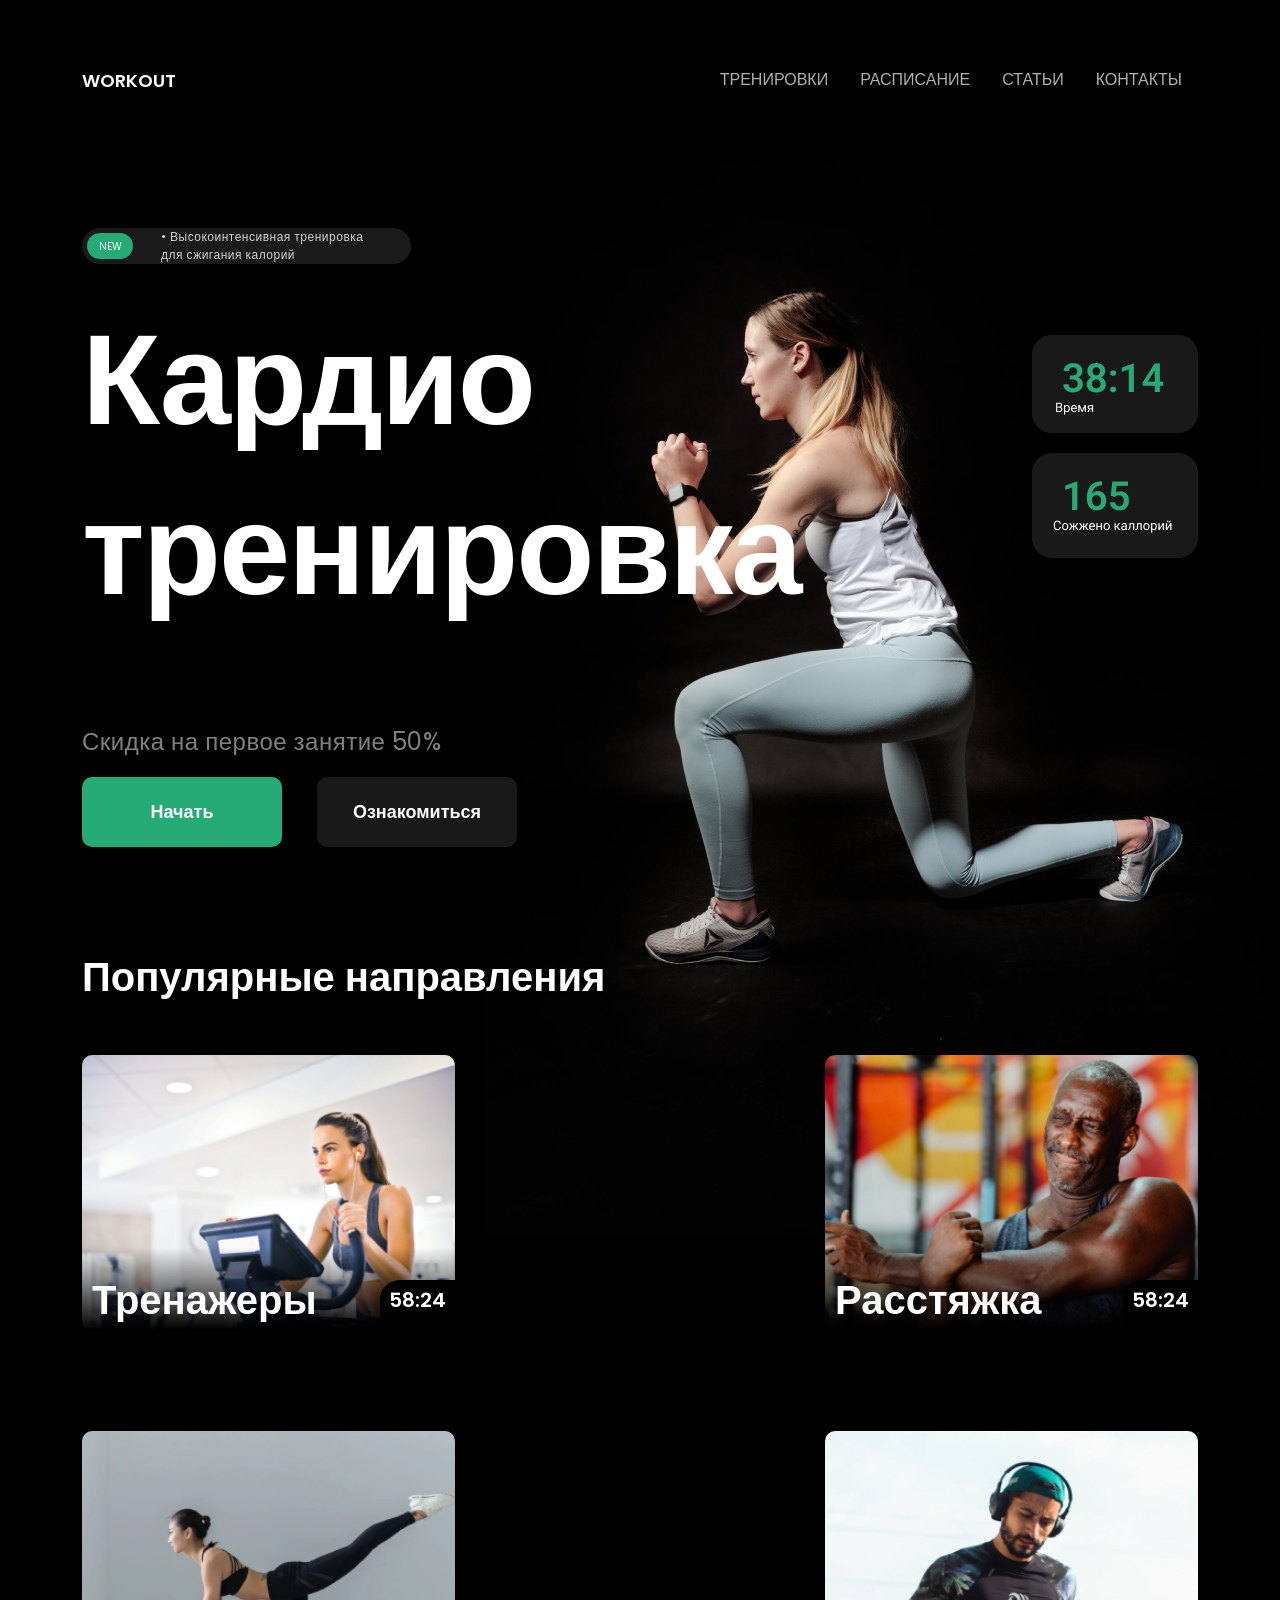
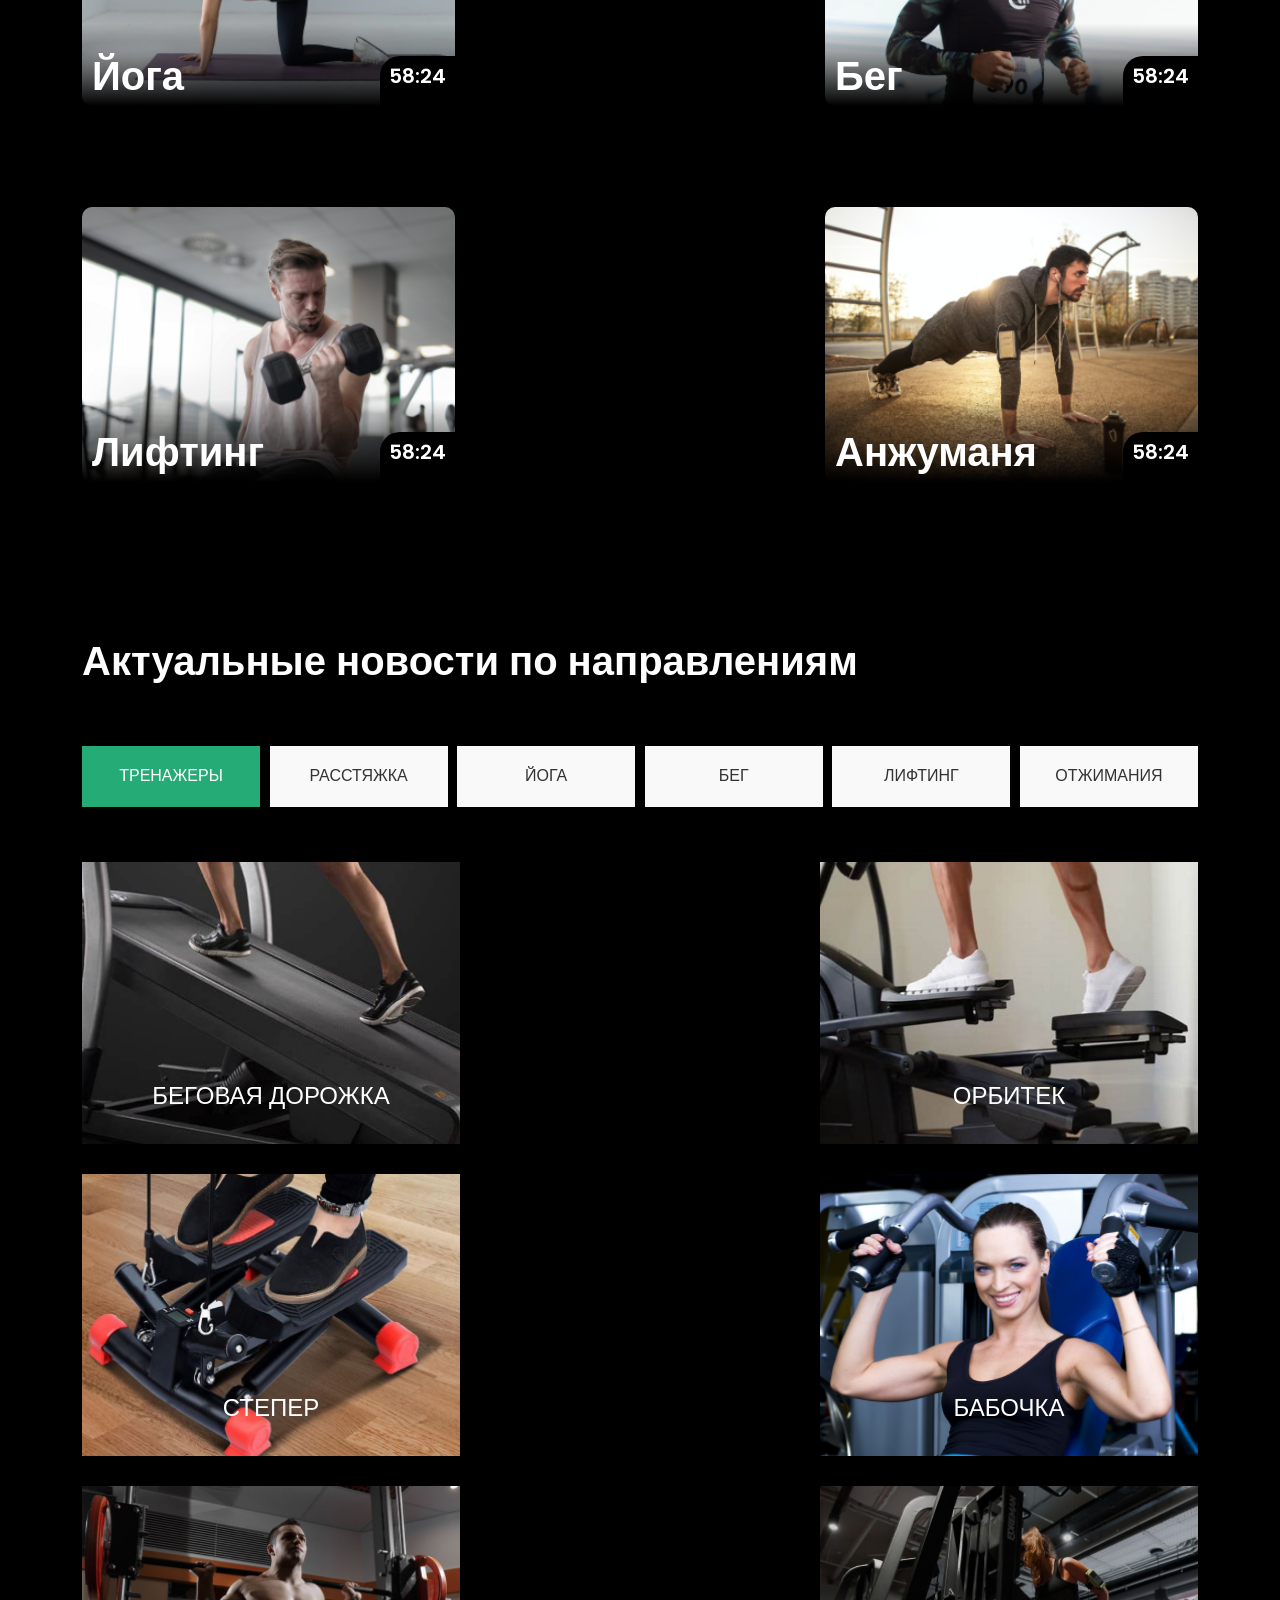
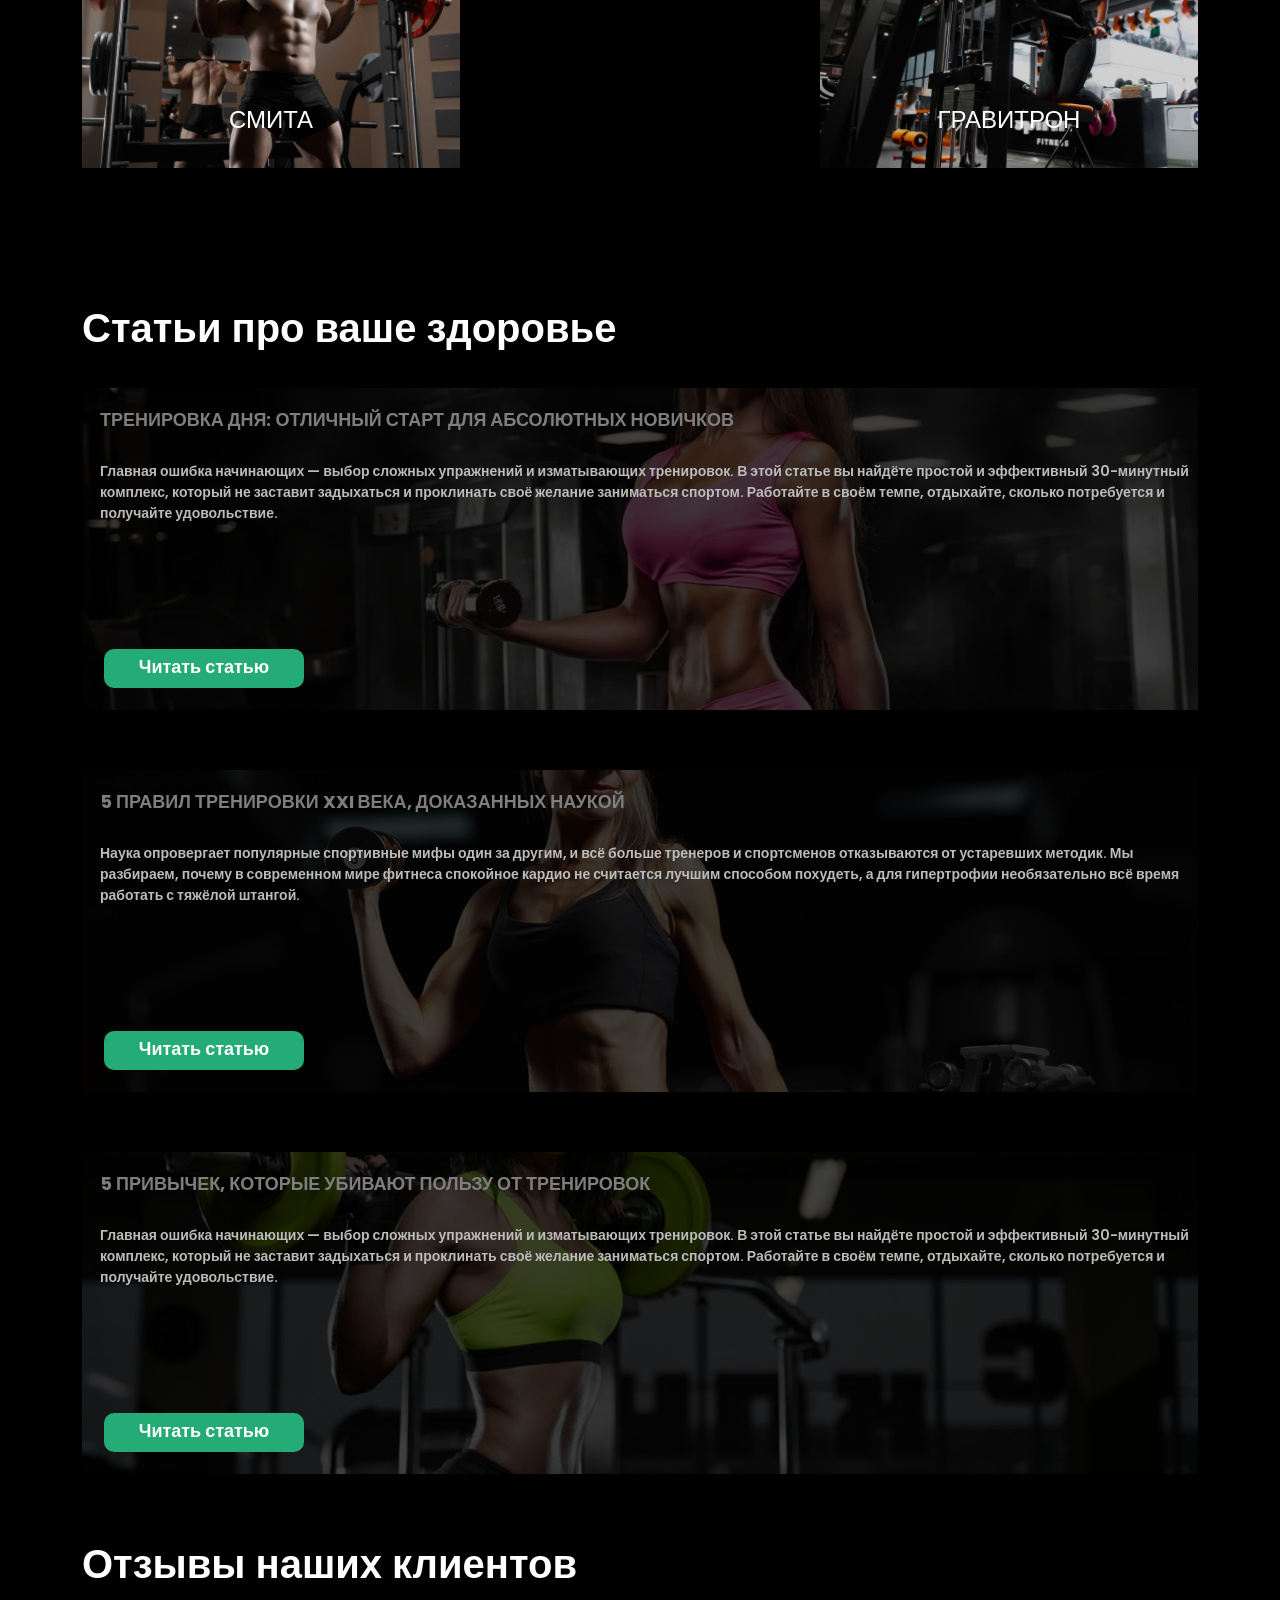
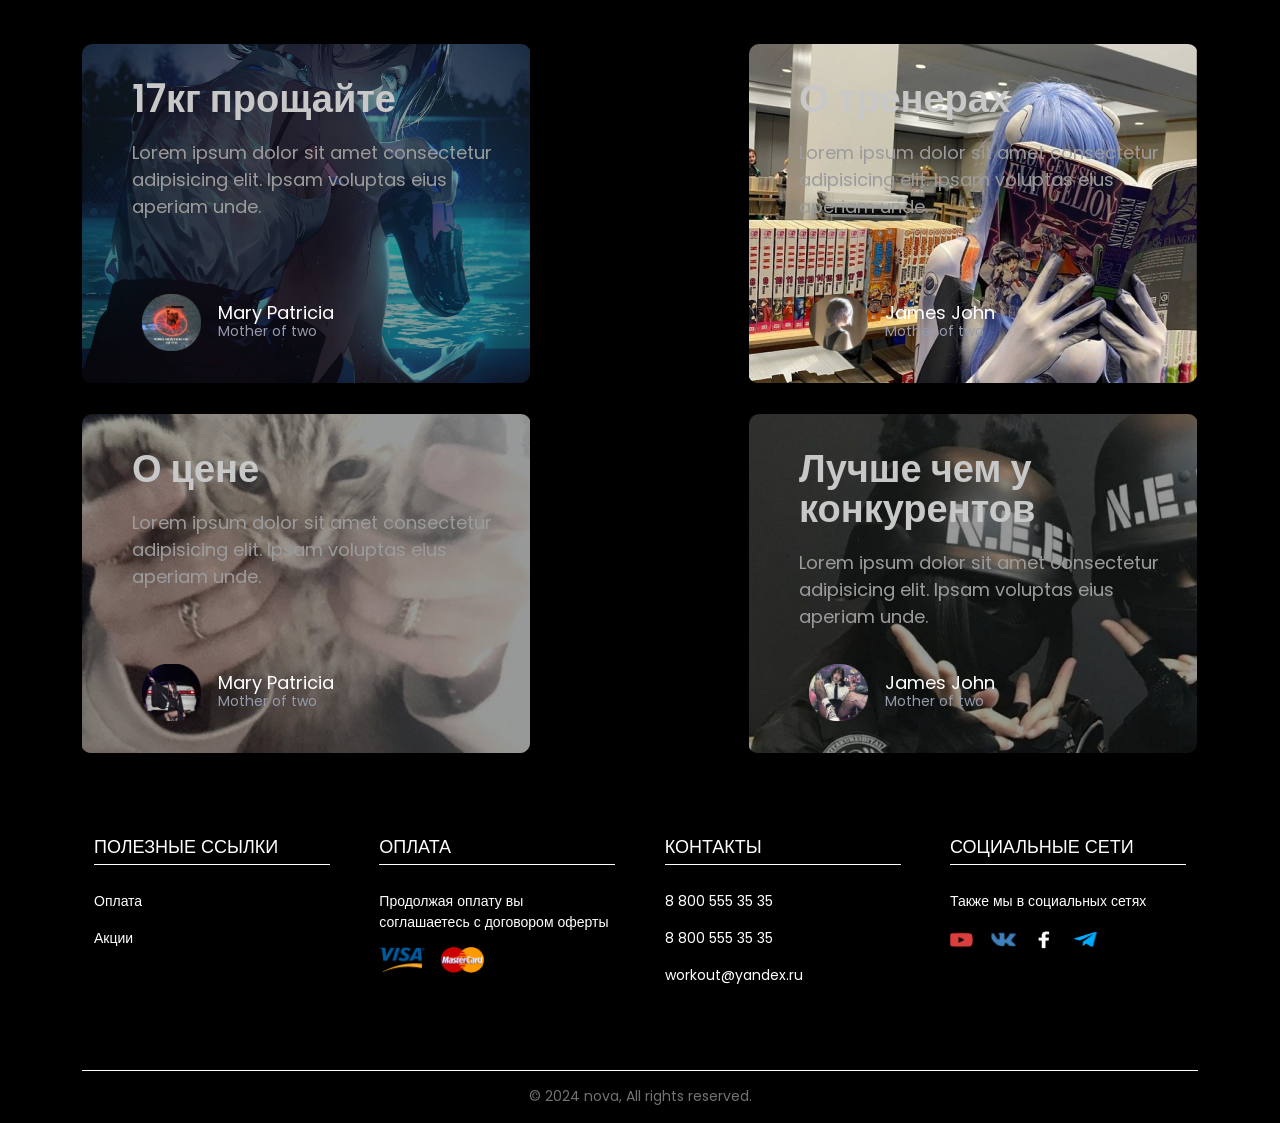
<file: index.html>
<!DOCTYPE html>
<html lang="en">
<head>
    <meta charset="UTF-8">
    <meta name="viewport" content="width=device-width, initial-scale=1, 
          maximum-scale=1, user-scalable=no">
    <!-- FONTS -->
    <link rel="preconnect" href="https://fonts.googleapis.com">
    <link rel="preconnect" href="https://fonts.gstatic.com" crossorigin>
    <link href="https://fonts.googleapis.com/css2?family=Poppins:wght@300;400;600;700&display=swap" rel="stylesheet">
    <!-- FONTS END -->
    <title>WORKOUT | Главная страница</title>
    <link rel="stylesheet" href="style.css">
    <link href="https://cdn.jsdelivr.net/npm/bootstrap@5.0.2/dist/css/bootstrap.min.css" rel="stylesheet" integrity="sha384-EVSTQN3/azprG1Anm3QDgpJLIm9Nao0Yz1ztcQTwFspd3yD65VohhpuuCOmLASjC" crossorigin="anonymous">
</head>
<body>
    <nav id="navbar" class="navbar navbar-expand-lg">
        <div class="container">
            <a class="navbar-brand text-light" style="font-weight: 600!important; opacity: 1!important; font-size: 18px!important;" href="index.html">
                WORKOUT
            </a>
            <a class="navbar-toggler text-light collapseBtn" id="collapseBtn" type="button" data-bs-toggle="collapse" data-bs-target="#collapleBtn">
                <!-- Меню -->
                <img src="burger.jfif" alt="" width="26">
            </a>
            <div class="collapse navbar-collapse" id="collapleBtn">
            <ul class="navbar-nav me-auto mb-2 mb-lg-0">
                
            </ul>
            <ul class="nav navbar-toolbar navbar-right navbar-toolbar-right d-flex justify-content-between">
                <li class="nav-item">
                    <a class="nav-link active text-light" href="personal-schedule.html">ТРЕНИРОВКИ</a>
                </li>
                <li class="nav-item">
                    <a class="nav-link active text-light" href="schedule.html">РАСПИСАНИЕ</a>
                </li>
                <li class="nav-item">
                    <a class="nav-link active text-light" href="articles.html">СТАТЬИ</a>
                </li>
                <li class="nav-item">
                    <a class="nav-link active text-light" href="feedback.html">КОНТАКТЫ</a>
                </li>
            </ul>
            </div>
        </div>
    </nav>

    <div class="container hren" style="margin-top: 120px">
        <div class="new-background"></div>
        <div class="new-content d-flex justify-content-between">
            <div class="new-icon">
                NEW
            </div>
            <div class="new-text">
                • Высокоинтенсивная тренировка для сжигания калорий
            </div>
        </div>
    </div>

    <div class="container" style="position: relative;">
        <div class="baba">
    
        </div>
        <div class="slogan-header d-flex justify-content-between">
            <div class="slogan">
                Кардио тренировка
            </div>
            <div class="time">
    
            </div>
        </div>
        <div class="slogan-footer">
            <div class="discount mt-5">
                Скидка на первое занятие 50%
            </div>
            <div class="buttons d-flex">
                <a href="feedback.html" class="custom-button d-flex justify-content-center align-items-center" style="background: #25AB75;"><span>Начать</span></a>
                <a href="" class="custom-button d-flex justify-content-center align-items-center" style="background: #191919;margin-left: 35px;"><span>Ознакомиться</span></a>
            </div>
        </div>
    </div>
    <style>
        @media (max-width: 767.98px) {
            .baba, .time {
                display: none;
            }
            .slogan {
                height: fit-content!important;
            }
            .hren {
                margin-top: 50px!important;
            }
        }
    </style>

    <div class="container" style="margin-top: 100px;">
        <div class="container-h2">Популярные направления</div>
        <div class="row justify-content-between" style="margin: 48px 0;">
            <div class="video" style="background-image: url('image1.png');">
                <div class="video-gradient"></div>
                <div class="video-title">Тренажеры</div>
                <div class="video-time">58:24</div>
            </div>
            <div class="video" style="background-image: url('image2.png');">
                <div class="video-gradient"></div>
                <div class="video-title">Расстяжка</div>
                <div class="video-time">58:24</div>
            </div>
            <div class="video" style="background-image: url('image3.png');">
                <div class="video-gradient"></div>
                <div class="video-title">Йога</div>
                <div class="video-time">58:24</div>
            </div>
            <div class="video" style="background-image: url('image4.png');">
                <div class="video-gradient"></div>
                <div class="video-title">Бег</div>
                <div class="video-time">58:24</div>
            </div>
            <div class="video" style="background-image: url('image5.png');">
                <div class="video-gradient"></div>
                <div class="video-title">Лифтинг</div>
                <div class="video-time">58:24</div>
            </div>
            <div class="video" style="background-image: url('image6.png');">
                <div class="video-gradient"></div>
                <div class="video-title">Анжуманя</div>
                <div class="video-time">58:24</div>
            </div>
        </div>
        <style>
            .video {
                width: 373px;
                height: 275px;
                margin-bottom: 101px;
                border-radius: 10px;
                background-size: 110%;
                background-position: center;
                background-repeat: no-repeat;
                padding: 0;
                position: relative;
                cursor: pointer;
            }
            .video-gradient {
                width: 100%;
                height: 100%;
                background: linear-gradient(to bottom, rgba(0, 0, 0, 0) 70%, rgb(0, 0, 0, 1) 100%);
              
            }
            .video-title {
                position: absolute;
                bottom: 0;
                font-size: 40px; font-weight: 600;
                margin-left: 10px;
            }
            .video-time {
                position: absolute;
                bottom: 0;
                right: 0;
                width: 75px;
                height: 50px;
                background-color: black;
                border-top-left-radius: 20px;
                font-size: 20px; font-weight: 600;
                text-align: center;
                line-height: 40px;
            }
            @media (max-width: 767.98px) {
                .video {
                    width: 100%;
                    margin-bottom: 30px!important;
                }
            }
        </style>
    </div>

    <div class="container">
        <div class="container-h2">Актуальные новости по направлениям</div>

        <div id="tabs" class="tabs mb-5 d-flex justify-content-between">
            <div id="tab" class="tab tab-selected d-flex justify-content-center align-items-center"><span>ТРЕНАЖЕРЫ</span></div>
            <div id="tab" class="tab d-flex justify-content-center align-items-center"><span>РАССТЯЖКА</span></div>
            <div id="tab" class="tab d-flex justify-content-center align-items-center"><span>ЙОГА</span></div>
            <div id="tab" class="tab d-flex justify-content-center align-items-center"><span>БЕГ</span></div>
            <div id="tab" class="tab d-flex justify-content-center align-items-center"><span>ЛИФТИНГ</span></div>
            <div id="tab" class="tab d-flex justify-content-center align-items-center"><span>ОТЖИМАНИЯ</span></div>
        </div>

        <div class="categories">
            <div class="row justify-content-between" style="margin: 0 0;">
                <div class="category" style="background-image: url('categories/1.png');">
                    <div class="category-text">БЕГОВАЯ ДОРОЖКА</div>
                </div>
                <div class="category" style="background-image: url('categories/2.png');">
                    <div class="category-text">орбитек</div>
                </div>
                <div class="category" style="background-image: url('categories/3.png');">
                    <div class="category-text">степер</div>
                </div>
                <div class="category" style="background-image: url('categories/4.png');">
                    <div class="category-text">бабочка</div>
                </div>
                <div class="category" style="background-image: url('categories/5.png');">
                    <div class="category-text">смита</div>
                </div>
                <div class="category" style="background-image: url('categories/6.png');">
                    <div class="category-text">гравитрон</div>
                </div>
            </div>
        </div>
        <style>
            .tabs {
                margin-top: 55px;
                width: 100%;
                height: 61px;
            }
            .tab {
                width: 178px;
                height: 61px;
                background-color: #F9F9F9;
                color: #333333;
                cursor: pointer;
            }
            .tab-selected {
                background-color: #25AB75;
                color: #ffffff;
            }
            @media (max-width: 767.98px) {
                .tabs {
                    flex-direction: column!important;
                    height: fit-content;
                }
                .tab {
                    width: 100%;
                    margin-bottom: 5px;
                    height: 30px;
                }
                .category {
                    background-size: 110%!important;
                }
            }
            .categories {
                margin-top: 55px;
                width: 100%;
                /* height: 595.55px; */
            }
            .category {
                background-color: #898989;
                width: 378px;
                height: 282px;
                margin-bottom: 30px;
                position: relative;
                padding: 0;
                background-position: center;
                background-size: 101%;
                background-repeat: no-repeat;
                transition: background-image 300ms linear;
            }
            .category-text {
                position: absolute;
                bottom: 30px;
                width: 100%;
                text-align: center;
                text-transform: uppercase;
                font-size: 24px;
                font-weight: 400;
            }
        </style>
    </div>

    <div class="container" style="margin-top: 100px;">
        <div class="container-h2">Статьи про ваше здоровье</div>
        <div class="articles" style="margin-top: 30px;">
            <div class="article" style="background-image: url('articles/1.png');">
                <div class="article-title">тренировка дня: отличный старт для абсолютных новичков</div>
                <div class="article-description">Главная ошибка начинающих — выбор сложных упражнений и изматывающих тренировок. В этой статье вы найдёте простой и эффективный 30-минутный комплекс, который не заставит задыхаться и проклинать своё желание заниматься спортом. Работайте в своём темпе, отдыхайте, сколько потребуется и получайте удовольствие.</div>
                <div class="article-button">Читать статью</div>
            </div>
            <div class="article" style="background-image: url('articles/2.png');">
                <div class="article-title">5 правил тренировки xxi века, доказанных наукой</div>
                <div class="article-description">Наука опровергает популярные спортивные мифы один за другим, и всё больше тренеров и спортсменов отказываются от устаревших методик. Мы разбираем, почему в современном мире фитнеса спокойное кардио не считается лучшим способом похудеть, а для гипертрофии необязательно всё время работать с тяжёлой штангой.</div>
                <div class="article-button">Читать статью</div>
            </div>
            <div class="article" style="background-image: url('articles/3.png');">
                <div class="article-title">5 привычек, которые убивают пользу от тренировок</div>
                <div class="article-description">Главная ошибка начинающих — выбор сложных упражнений и изматывающих тренировок. В этой статье вы найдёте простой и эффективный 30-минутный комплекс, который не заставит задыхаться и проклинать своё желание заниматься спортом. Работайте в своём темпе, отдыхайте, сколько потребуется и получайте удовольствие.</div>
                <div class="article-button">Читать статью</div>
            </div>
        </div>
        <style>
            .article {
                width: 100%;
                height: 322px;
                margin-bottom: 60px;
                position: relative;
                background-repeat: no-repeat;
            }
            @media (max-width: 767.98px) {
                .article {
                    height: 400px!important;
                }
            }
            .article-title {
                text-transform: uppercase;
                font-size: 18px;
                font-weight: 700;
                color: #7E7E7E;
                padding-top: 18px;
                margin-left: 18px;
            }
            .article-description {
                font-size: 14px;
                font-weight: 600;
                color: #BBBBBB;
                margin-top: 28px;
                margin-left: 18px;
            }
            .article-button {
                position: absolute;
                bottom: 22px;
                left: 22px;
                width: 200px;
                height: 39px;
                border-radius: 10px;
                display: block;
                margin-top: 1.3rem;
                text-align: center;
                text-decoration: none;
                color: white;
                font-style: normal;
                font-size: 18px;
                font-weight: 600;
                line-height: 35px;
                background-color: #25AB75;
            }
        </style>
    </div>

    <div class="container">
        <div class="container-h2">Отзывы наших клиентов</div>

        <div class="row justify-content-between review-block" style="margin: 50px 0;">
            <div class="review" style="background-image: url('reviews/1.png');">
                <div class="review-title">17кг прощайте</div>
                <div class="review-description">Lorem ipsum dolor sit amet consectetur adipisicing elit. Ipsam voluptas eius aperiam unde.</div>
                <div class="user d-flex">
                    <img src="reviews/user1.png" alt="" width="59" height="57">
                    <div class="text" style="margin-left: 17px;margin-top: 5px;">
                        <span style="font-size: 18px;height: 18px;display: block;">Mary Patricia</span>
                        <span style="font-size: 14px;color: #969BAB;height: 18px; display: block;margin-top: 4px;">Mother of two</span>
                    </div>
                </div>
            </div>
            <div class="review" style="background-image: url('reviews/2.png');">
                <div class="review-title">О тренерах</div>
                <div class="review-description">Lorem ipsum dolor sit amet consectetur adipisicing elit. Ipsam voluptas eius aperiam unde.</div>
                <div class="user d-flex">
                    <img src="reviews/user2.png" alt="" width="59" height="57">
                    <div class="text" style="margin-left: 17px;margin-top: 5px;">
                        <span style="font-size: 18px;height: 18px;display: block;">James John</span>
                        <span style="font-size: 14px;color: #969BAB;height: 18px; display: block;margin-top: 4px;">Mother of two</span>
                    </div>
                </div>
            </div>
            <div class="review" style="background-image: url('reviews/3.png');">
                <div class="review-title">О цене</div>
                <div class="review-description">Lorem ipsum dolor sit amet consectetur adipisicing elit. Ipsam voluptas eius aperiam unde.</div>
                <div class="user d-flex">
                    <img src="reviews/user3.png" alt="" width="59" height="57">
                    <div class="text" style="margin-left: 17px;margin-top: 5px;">
                        <span style="font-size: 18px;height: 18px;display: block;">Mary Patricia</span>
                        <span style="font-size: 14px;color: #969BAB;height: 18px; display: block;margin-top: 4px;">Mother of two</span>
                    </div>
                </div>
            </div>
            <div class="review" style="background-image: url('reviews/4.png');">
                <div class="review-title">Лучше чем у конкурентов</div>
                <div class="review-description">Lorem ipsum dolor sit amet consectetur adipisicing elit. Ipsam voluptas eius aperiam unde.</div>
                <div class="user d-flex">
                    <img src="reviews/user4.png" alt="" width="59" height="57">
                    <div class="text" style="margin-left: 17px;margin-top: 5px;">
                        <span style="font-size: 18px;height: 18px;display: block;">James John</span>
                        <span style="font-size: 14px;color: #969BAB;height: 18px; display: block;margin-top: 4px;">Mother of two</span>
                    </div>
                </div>
            </div>
        </div>
        <style>
            @media (max-width: 767.98px) {
                .review-block {
                    flex-direction: column!important;
                    justify-content: center!important;
                }
                .review {
                    width: 100%!important;
                }
            }
            .review {
                width: 449px;
                height: 343px;
                border-radius: 10px;
                background-position: center;
                background-repeat: no-repeat;
                margin-bottom: 27px;
                position: relative;
                padding-top: 35px;
                padding-left: 50px;
            }
            .review-title {
                font-size: 38px;
                font-weight: 600;
                /* margin-top: 35px;
                margin-left: 50px; */
                /* padding: 35px 50px; */
                color: #C8C8C8;
                line-height: 40px;
            }
            .review-description {
                
                margin-top: 20px;
                /* margin-left: 50px; */
                font-size: 18px;
                font-weight: 400;
                color: #9B9B9B;
            }
            .user {
                position: absolute;
                bottom: 0;
                padding-left: 10px;
                padding-bottom: 36px;
            }
        </style>
    </div>
    
    <!-- FOOTER -->
    <div class="container">
        <div class="row justify-content-between" style="margin: 0;">
            <div class="column">
                <div class="footer-title">Полезные ссылки</div>
                <div class="footer-content d-flex flex-column" style="padding-top: 26px;">
                    <p><a href="">Оплата</a></p>
                    <p><a href="">Акции</a></p>
                </div>
            </div>
            <div class="column">
                <div class="footer-title">Оплата</div>
                <div class="footer-content d-flex flex-column" style="padding-top: 26px;">
                    <a href="" style="margin-bottom: 13px">Продолжая оплату вы соглашаетесь с договором оферты</a>
                    <div class="cards">
                        <img src="visa.png" alt="" width="46" height="27">
                        <img src="mastercard.png" alt="" width="46" height="27" style="margin-left: 10px;">
                    </div>
                </div>
            </div>
            <div class="column">
                <div class="footer-title">контакты</div>
                <div class="footer-content d-flex flex-column" style="padding-top: 26px;">
                    <p>8 800 555 35 35</p>
                    <p>8 800 555 35 35</p>
                    <p>workout@yandex.ru</p>
                </div>
            </div>
            <div class="column">
                <div class="footer-title">социальные сети</div>
                <div class="footer-content d-flex flex-column" style="padding-top: 26px;">
                    <p>Также мы в социальных сетях</p>
                    <div class="icons">
                        <img src="youtube.png" alt="" width="27" height="23">
                        <img src="vk.png" alt="" width="27" height="23">
                        <img src="facebook.png" alt="" width="27" height="23">
                        <img src="telegram.png" alt="" width="27" height="23">
                    </div>
                </div>
            </div>
        </div>
        <div class="copyright">
            <p>© 2024 nova, All rights reserved.</p>
        </div>
    </div>
    <script src="script.js"></script>
    <script src="https://cdn.jsdelivr.net/npm/@popperjs/core@2.9.2/dist/umd/popper.min.js" integrity="sha384-IQsoLXl5PILFhosVNubq5LC7Qb9DXgDA9i+tQ8Zj3iwWAwPtgFTxbJ8NT4GN1R8p" crossorigin="anonymous"></script>
    <script src="https://cdn.jsdelivr.net/npm/bootstrap@5.0.2/dist/js/bootstrap.min.js" integrity="sha384-cVKIPhGWiC2Al4u+LWgxfKTRIcfu0JTxR+EQDz/bgldoEyl4H0zUF0QKbrJ0EcQF" crossorigin="anonymous"></script>
</body>
</html>
<style>
    @media (min-width: 1400px) {
        .container, .container-lg, .container-md, .container-sm, .container-xl, .container-xxl {
            max-width: 1200px!important;
        }
    }
    body {
        background-color: black;
        font-family: "Poppins", sans-serif;
        color: white;
    }
    nav {
        font-weight: 400;
        font-style: normal;
        padding-top: 60px!important;
    }
    nav a {
        font-size: 12px;
        opacity: 0.7;
    }
    .new-background {
        position: absolute;
        width: 329px;
        height: 36px;
        background-color: white;
        opacity: 0.1;
        border-radius: 200px;
    }
    .new-icon {
        position: relative;
        width: 46px;
        height: 26px;
        background: #25AB75;
        border-radius: 200px;
        margin-top: 5px;
        margin-left: 5px;
        text-align: center;
        font-weight: 400;
        font-style: normal;
        font-size: 10px;
        line-height: 27px;
    }
    .new-text {
        font-size: 12px;
        letter-spacing: 0.5px;
        text-align: left;
        opacity: 0.8;
        width: 220px;
        margin-right: 30px;
    }
    .new-content {
        width: 329px;
    }
    .slogan-header {
        margin-top: 31px;
    }
    .slogan {
        font-weight: 600;
        line-height: 170px;
        letter-spacing: -2px;
        font-size: 8rem;
        text-align: left;
        max-width: 871px;
        height: 384px;
    }
    .baba {
        width: 780px;
        height: 1170px;
        background-image: url('baba.png');
        position: absolute;
        top: -230px;
        right: -55px;
        z-index: -1;
    }
    @media screen and (max-width: 769px) {
        .slogan {
            font-size: 4rem;
            line-height: 70px;
        }
    }
    .time {
        width: 166px;
        height: 223px;
        background-image: url(timer.png);
        margin-top: 40px;
    }
    .discount {
        font-size: 24px;
        font-weight: 400;
        line-height: 29px;
        letter-spacing: 0.5px;
        text-align: left;
        opacity: 0.5;

    }
    .custom-button {
        width: 200px;
        height: 70px;
        border-radius: 10px;
        display: block;
        margin-top: 1.3rem;
        text-align: center;
        text-decoration: none;
        color: white;
        font-style: normal;
        font-size: 18px;
        font-weight: 600;
    }
    a:hover {
        color: white;
    }
    .container-h2 {
        font-size: 40px;
        font-weight: 600;
    }
</style>
</file>
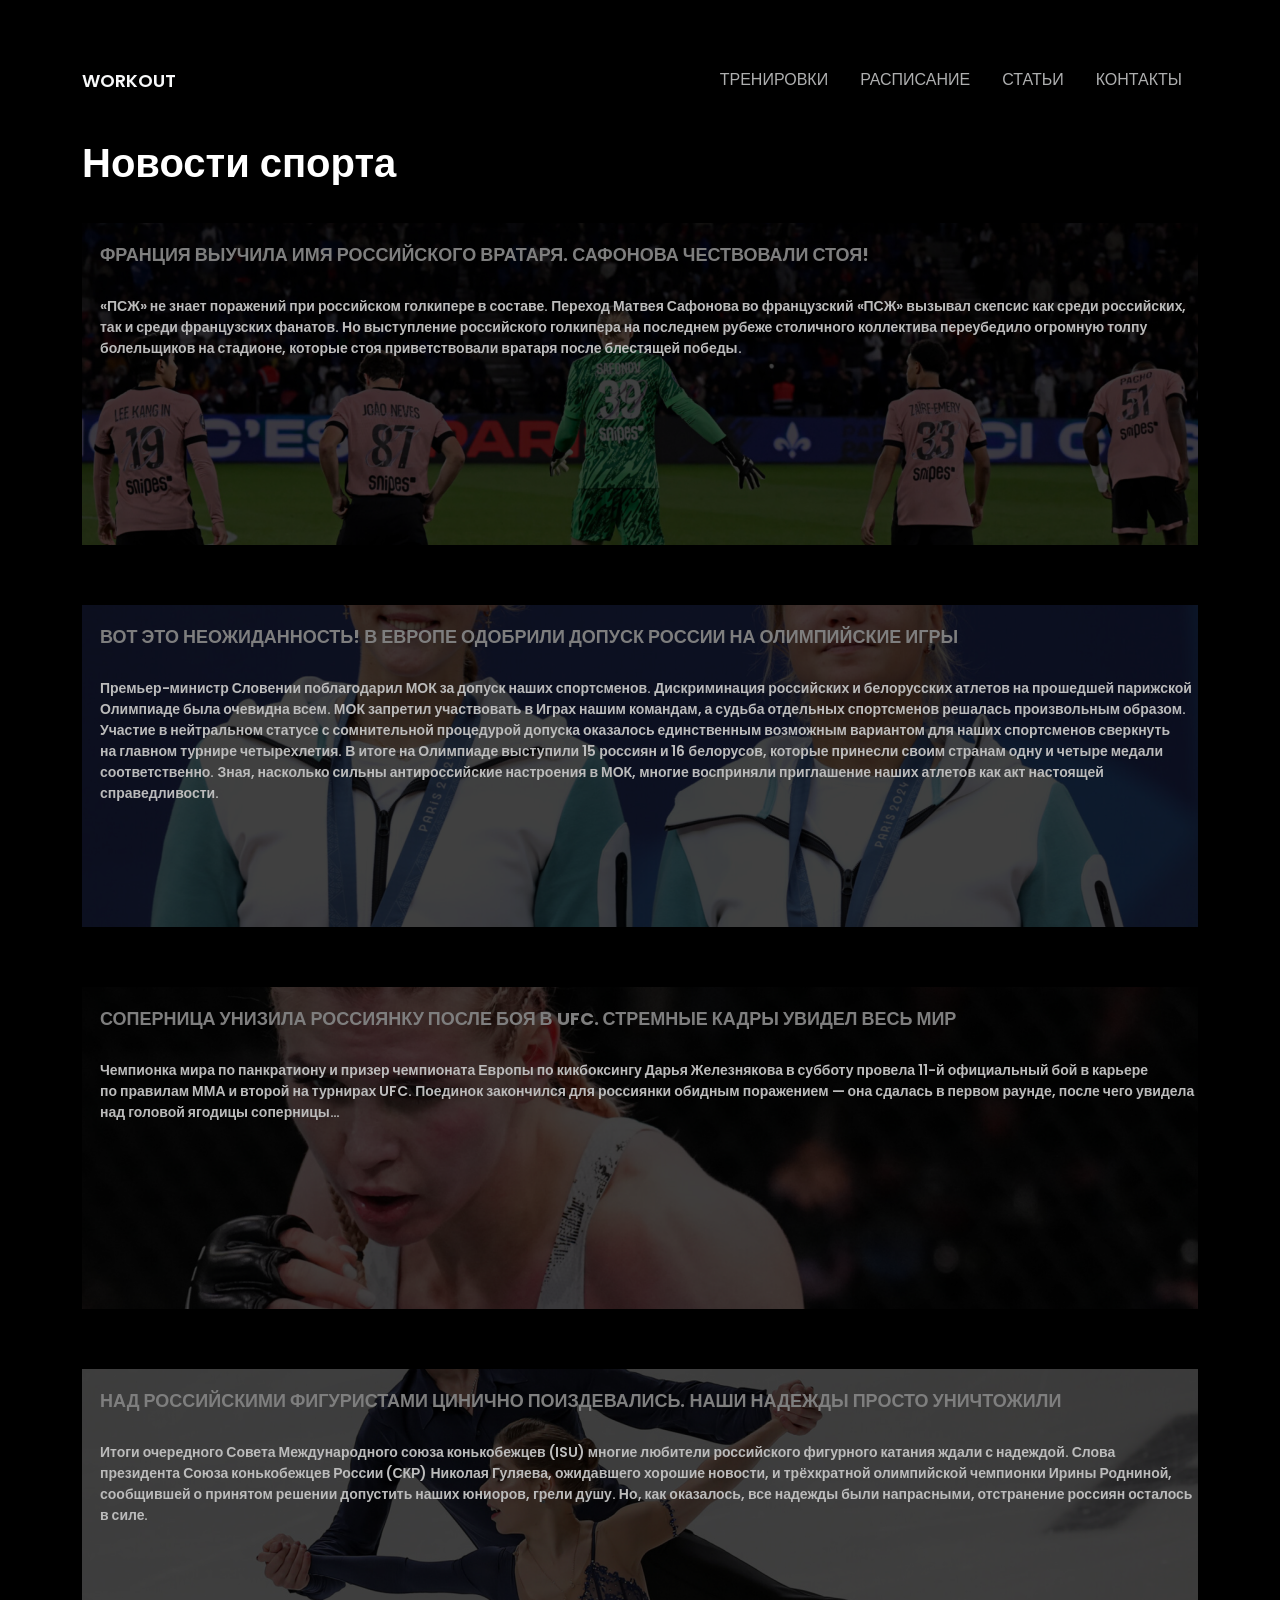
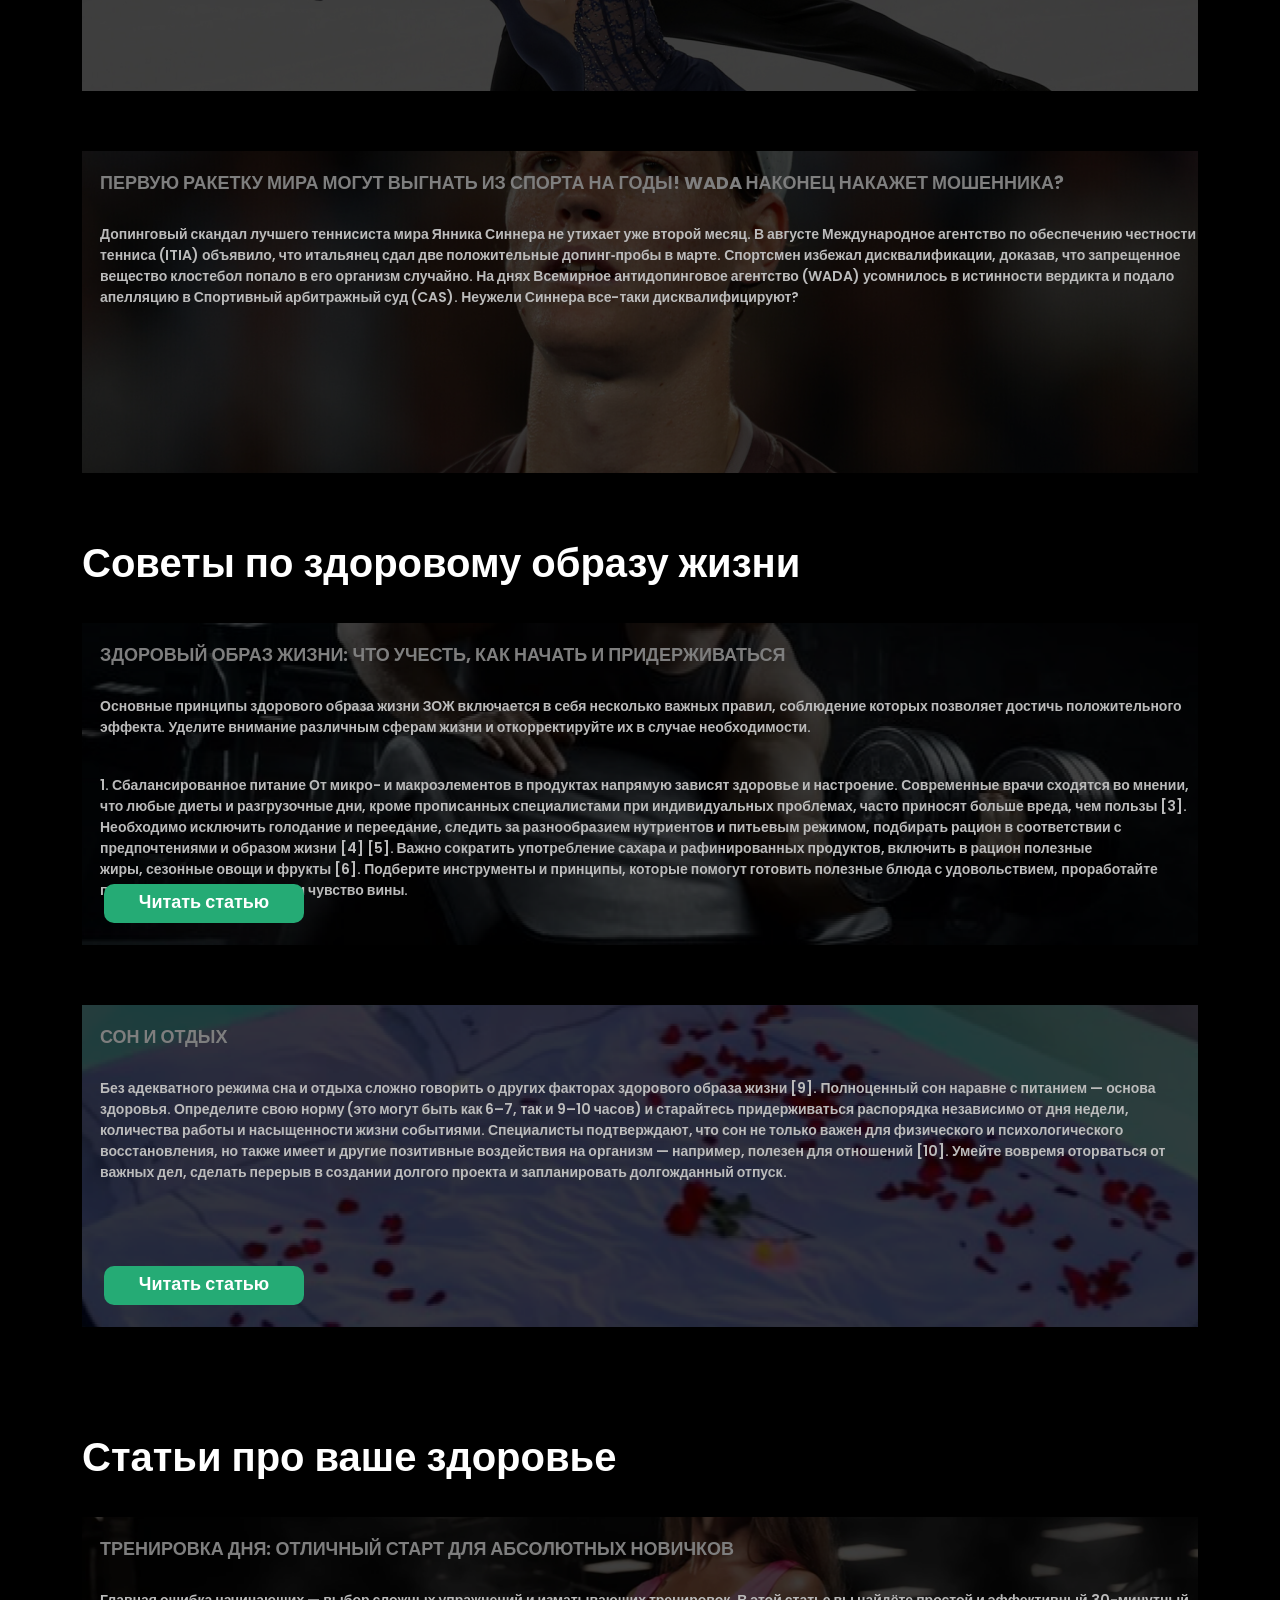
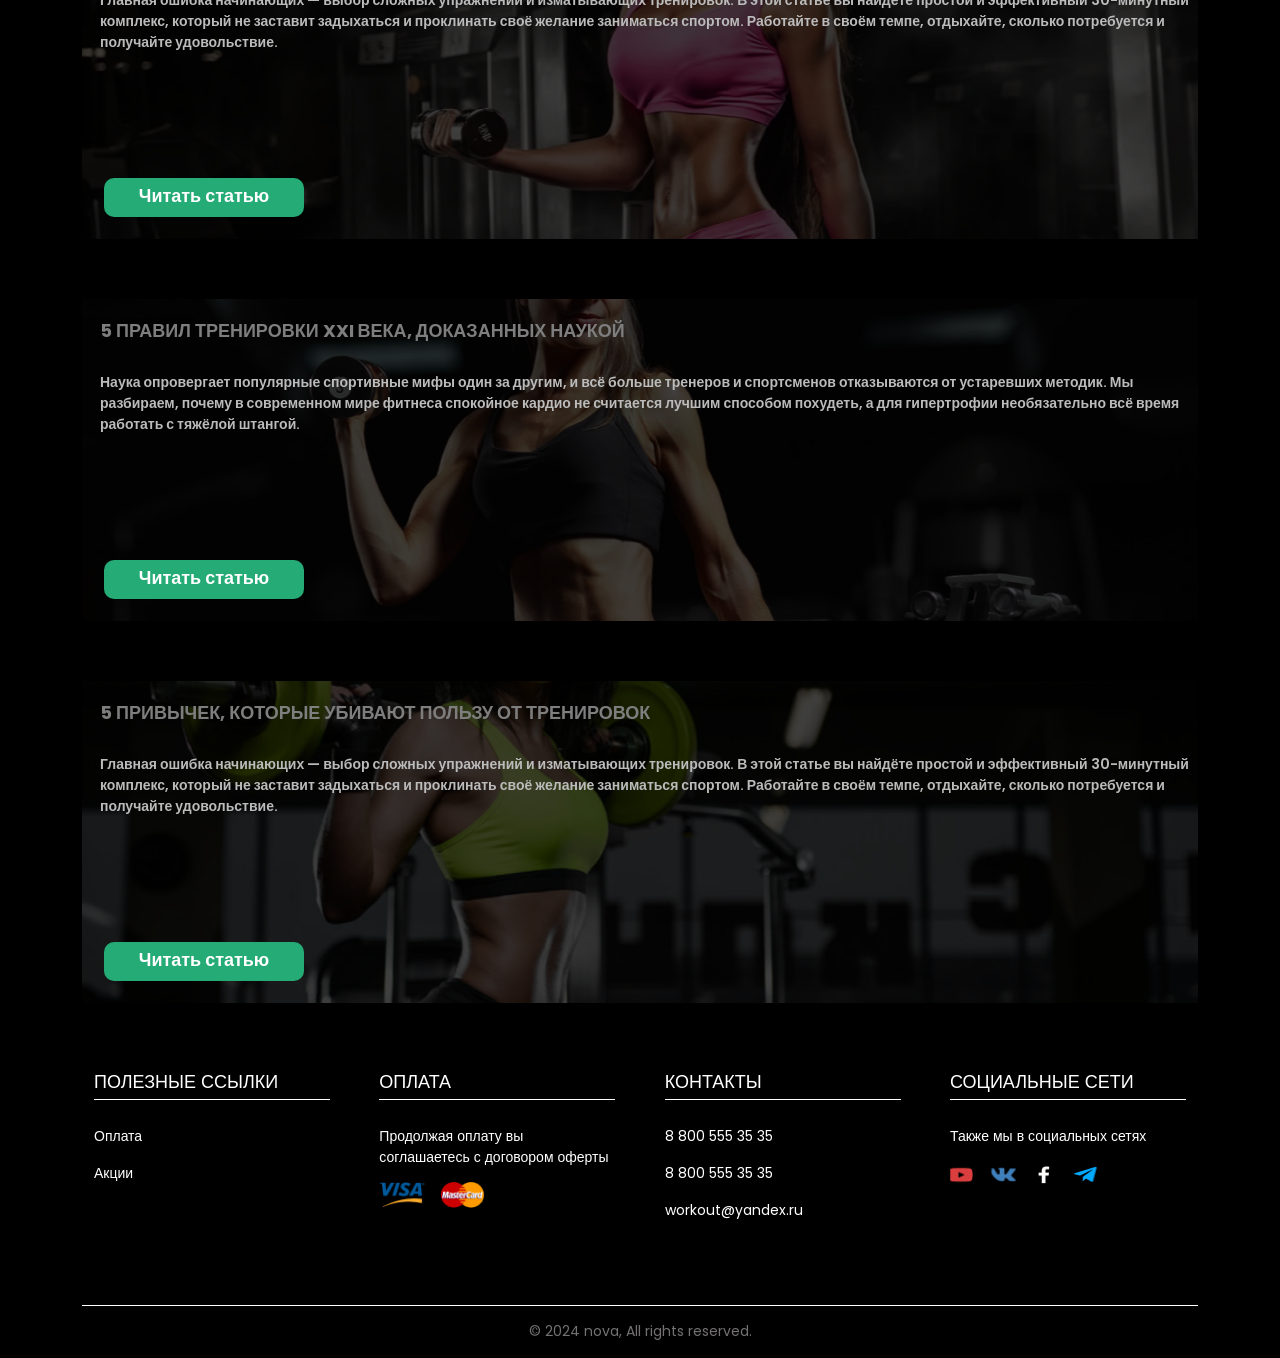
<file: articles.html>
<!DOCTYPE html>
<html lang="en">
<head>
    <meta charset="UTF-8">
    <meta name="viewport" content="width=device-width, initial-scale=1, 
          maximum-scale=1, user-scalable=no">
    <!-- FONTS -->
    <link rel="preconnect" href="https://fonts.googleapis.com">
    <link rel="preconnect" href="https://fonts.gstatic.com" crossorigin>
    <link href="https://fonts.googleapis.com/css2?family=Poppins:wght@300;400;600;700&display=swap" rel="stylesheet">
    <!-- FONTS END -->
    <title>WORKOUT | Главная страница</title>
    <link rel="stylesheet" href="style.css">
    <link href="https://cdn.jsdelivr.net/npm/bootstrap@5.0.2/dist/css/bootstrap.min.css" rel="stylesheet" integrity="sha384-EVSTQN3/azprG1Anm3QDgpJLIm9Nao0Yz1ztcQTwFspd3yD65VohhpuuCOmLASjC" crossorigin="anonymous">
</head>
<body>
    <nav id="navbar" class="navbar navbar-expand-lg">
        <div class="container">
            <a class="navbar-brand text-light" style="font-weight: 600!important; opacity: 1!important; font-size: 18px!important;" href="index.html">
                WORKOUT
            </a>
            <a class="navbar-toggler text-light collapseBtn" id="collapseBtn" type="button" data-bs-toggle="collapse" data-bs-target="#collapleBtn">
                <!-- Меню -->
                <img src="burger.jfif" alt="" width="26">
            </a>
            <div class="collapse navbar-collapse" id="collapleBtn">
            <ul class="navbar-nav me-auto mb-2 mb-lg-0">
                
            </ul>
            <ul class="nav navbar-toolbar navbar-right navbar-toolbar-right d-flex justify-content-between">
                <li class="nav-item">
                    <a class="nav-link active text-light" href="personal-schedule.html">ТРЕНИРОВКИ</a>
                </li>
                <li class="nav-item">
                    <a class="nav-link active text-light" href="schedule.html">РАСПИСАНИЕ</a>
                </li>
                <li class="nav-item">
                    <a class="nav-link active text-light" href="articles.html">СТАТЬИ</a>
                </li>
                <li class="nav-item">
                    <a class="nav-link active text-light" href="feedback.html">КОНТАКТЫ</a>
                </li>
            </ul>
            </div>
        </div>
    </nav>

    <div class="container" style="margin-top: 25px;">
        <div class="container-h2">
            Новости спорта
        </div>
        <div class="articles" style="margin-top: 30px;">
            <div class="article" style="background-image: url('articles/4.png');">
                <div class="article-title">Франция выучила имя российского вратаря. Сафонова чествовали стоя!</div>
                <div class="article-description">«ПСЖ» не знает поражений при российском голкипере в составе.
                    Переход Матвея Сафонова во французский «ПСЖ» вызывал скепсис как среди российских, так и среди французских фанатов. Но выступление российского голкипера на последнем рубеже столичного коллектива переубедило огромную толпу болельщиков на стадионе, которые стоя приветствовали вратаря после блестящей победы.</div>
            </div>
            <div class="article" style="background-image: url('articles/5.png');">
                <div class="article-title">Вот это неожиданность! В Европе одобрили допуск России на Олимпийские игры</div>
                <div class="article-description">Премьер-министр Словении поблагодарил МОК за допуск наших спортсменов.
                    Дискриминация российских и белорусских атлетов на прошедшей парижской Олимпиаде была очевидна всем. МОК запретил участвовать в Играх нашим командам, а судьба отдельных спортсменов решалась произвольным образом.
                    Участие в нейтральном статусе с сомнительной процедурой допуска оказалось единственным возможным вариантом для наших спортсменов сверкнуть на главном турнире четырехлетия. В итоге на Олимпиаде выступили 15 россиян и 16 белорусов, которые принесли своим странам одну и четыре медали соответственно.
                    Зная, насколько сильны антироссийские настроения в МОК, многие восприняли приглашение наших атлетов как акт настоящей справедливости.</div>
            </div>
            <div class="article" style="background-image: url('articles/6.png');">
                <div class="article-title">Соперница унизила россиянку после боя в UFC. Стремные кадры увидел весь мир</div>
                <div class="article-description">Чемпионка мира по панкратиону и призер чемпионата Европы по кикбоксингу Дарья Железнякова в субботу провела 11-й официальный бой в карьере по правилам ММА и второй на турнирах UFC. Поединок закончился для россиянки обидным поражением — она сдалась в первом раунде, после чего увидела над головой ягодицы соперницы…</div>
            </div>
            <div class="article" style="background-image: url('articles/7.png');">
                <div class="article-title">Над российскими фигуристами цинично поиздевались. Наши надежды просто уничтожили</div>
                <div class="article-description">Итоги очередного Совета Международного союза конькобежцев (ISU) многие любители российского фигурного катания ждали с надеждой. Слова президента Союза конькобежцев России (СКР) Николая Гуляева, ожидавшего хорошие новости, и трёхкратной олимпийской чемпионки Ирины Родниной, сообщившей о принятом решении допустить наших юниоров, грели душу.
                    Но, как оказалось, все надежды были напрасными, отстранение россиян осталось в силе.</div>
            </div>
            <div class="article" style="background-image: url('articles/8.png');">
                <div class="article-title">Первую ракетку мира могут выгнать из спорта на годы! WADA наконец накажет мошенника?</div>
                <div class="article-description">Допинговый скандал лучшего теннисиста мира Янника Синнера не утихает уже второй месяц. В августе Международное агентство по обеспечению честности тенниса (ITIA) объявило, что итальянец сдал две положительные допинг‑пробы в марте. Спортсмен избежал дисквалификации, доказав, что запрещенное вещество клостебол попало в его организм случайно.
                    На днях Всемирное антидопинговое агентство (WADA) усомнилось в истинности вердикта и подало апелляцию в Спортивный арбитражный суд (CAS). Неужели Синнера все-таки дисквалифицируют?</div>
            </div>
        </div>
        <style>
            .article {
                width: 100%;
                height: 322px;
                margin-bottom: 60px;
                position: relative;
                background-repeat: no-repeat;
                background-position: center;
                background-size: cover;
            }
            @media (max-width: 767.98px) {
                .article {
                    /* height: 400px!important; */
                    height: fit-content!important;
                    padding-bottom: 80px;
                }
            }
            .article-title {
                text-transform: uppercase;
                font-size: 18px;
                font-weight: 700;
                color: #7E7E7E;
                padding-top: 18px;
                margin-left: 18px;
            }
            .article-description {
                font-size: 14px;
                font-weight: 600;
                color: #BBBBBB;
                margin-top: 28px;
                margin-left: 18px;
            }
            .article-button {
                position: absolute;
                bottom: 22px;
                left: 22px;
                width: 200px;
                height: 39px;
                border-radius: 10px;
                display: block;
                margin-top: 1.3rem;
                text-align: center;
                text-decoration: none;
                color: white;
                font-style: normal;
                font-size: 18px;
                font-weight: 600;
                line-height: 35px;
                background-color: #25AB75;
                
            }
        </style>
    </div>

    <div class="container" style="margin-top: 25px;">
        <div class="container-h2">
            Советы по здоровому образу жизни
        </div>
        <div class="articles" style="margin-top: 30px;">
            <div class="article" style="background-image: url('articles/9.png');">
                <div class="article-title">Здоровый образ жизни: что учесть, как начать и придерживаться</div>
                <div class="article-description"><p>Основные принципы здорового образа жизни
                    ЗОЖ включается в себя несколько важных правил, соблюдение которых позволяет достичь положительного эффекта. Уделите внимание различным сферам жизни и откорректируйте их в случае необходимости.
                </p><br>
                    1. Сбалансированное питание
                    От микро- и макроэлементов в продуктах напрямую зависят здоровье и настроение. Современные врачи сходятся во мнении, что любые диеты и разгрузочные дни, кроме прописанных специалистами при индивидуальных проблемах, часто приносят больше вреда, чем пользы [3]. Необходимо исключить голодание и переедание, следить за разнообразием нутриентов и питьевым режимом, подбирать рацион в соответствии с предпочтениями и образом жизни [4] [5]. Важно сократить употребление сахара и рафинированных продуктов, включить в рацион полезные жиры, сезонные овощи и фрукты [6]. Подберите инструменты и принципы, которые помогут готовить полезные блюда с удовольствием, проработайте привычку заедать стресс или чувство вины.</div>
                <div class="article-button">Читать статью</div>
            </div>
            <div class="article" style="background-image: url('articles/10.png');">
                <div class="article-title">Сон и отдых</div>
                <div class="article-description">Без адекватного режима сна и отдыха сложно говорить о других факторах здорового образа жизни [9]. Полноценный сон наравне с питанием — основа здоровья. Определите свою норму (это могут быть как 6–7, так и 9–10 часов) и старайтесь придерживаться распорядка независимо от дня недели, количества работы и насыщенности жизни событиями. Специалисты подтверждают, что сон не только важен для физического и психологического восстановления, но также имеет и другие позитивные воздействия на организм — например, полезен для отношений [10]. Умейте вовремя оторваться от важных дел, сделать перерыв в создании долгого проекта и запланировать долгожданный отпуск.</div>
                <div class="article-button">Читать статью</div>
            </div>
        </div>
    </div>

    <div class="container" style="margin-top: 100px;">
        <div class="container-h2">Статьи про ваше здоровье</div>
        <div class="articles" style="margin-top: 30px;">
            <div class="article" style="background-image: url('articles/1.png');">
                <div class="article-title">тренировка дня: отличный старт для абсолютных новичков</div>
                <div class="article-description">Главная ошибка начинающих — выбор сложных упражнений и изматывающих тренировок. В этой статье вы найдёте простой и эффективный 30-минутный комплекс, который не заставит задыхаться и проклинать своё желание заниматься спортом. Работайте в своём темпе, отдыхайте, сколько потребуется и получайте удовольствие.</div>
                <div class="article-button">Читать статью</div>
            </div>
            <div class="article" style="background-image: url('articles/2.png');">
                <div class="article-title">5 правил тренировки xxi века, доказанных наукой</div>
                <div class="article-description">Наука опровергает популярные спортивные мифы один за другим, и всё больше тренеров и спортсменов отказываются от устаревших методик. Мы разбираем, почему в современном мире фитнеса спокойное кардио не считается лучшим способом похудеть, а для гипертрофии необязательно всё время работать с тяжёлой штангой.</div>
                <div class="article-button">Читать статью</div>
            </div>
            <div class="article" style="background-image: url('articles/3.png');">
                <div class="article-title">5 привычек, которые убивают пользу от тренировок</div>
                <div class="article-description">Главная ошибка начинающих — выбор сложных упражнений и изматывающих тренировок. В этой статье вы найдёте простой и эффективный 30-минутный комплекс, который не заставит задыхаться и проклинать своё желание заниматься спортом. Работайте в своём темпе, отдыхайте, сколько потребуется и получайте удовольствие.</div>
                <div class="article-button">Читать статью</div>
            </div>
        </div>
    </div>

    <!-- FOOTER -->
    <div class="container" style="margin-top: 66px;">
        <div class="row justify-content-between" style="margin: 0;">
            <div class="column">
                <div class="footer-title">Полезные ссылки</div>
                <div class="footer-content d-flex flex-column" style="padding-top: 26px;">
                    <p><a href="">Оплата</a></p>
                    <p><a href="">Акции</a></p>
                </div>
            </div>
            <div class="column">
                <div class="footer-title">Оплата</div>
                <div class="footer-content d-flex flex-column" style="padding-top: 26px;">
                    <a href="" style="margin-bottom: 13px">Продолжая оплату вы соглашаетесь с договором оферты</a>
                    <div class="cards">
                        <img src="visa.png" alt="" width="46" height="27">
                        <img src="mastercard.png" alt="" width="46" height="27" style="margin-left: 10px;">
                    </div>
                </div>
            </div>
            <div class="column">
                <div class="footer-title">контакты</div>
                <div class="footer-content d-flex flex-column" style="padding-top: 26px;">
                    <p>8 800 555 35 35</p>
                    <p>8 800 555 35 35</p>
                    <p>workout@yandex.ru</p>
                </div>
            </div>
            <div class="column">
                <div class="footer-title">социальные сети</div>
                <div class="footer-content d-flex flex-column" style="padding-top: 26px;">
                    <p>Также мы в социальных сетях</p>
                    <div class="icons">
                        <img src="youtube.png" alt="" width="27" height="23">
                        <img src="vk.png" alt="" width="27" height="23">
                        <img src="facebook.png" alt="" width="27" height="23">
                        <img src="telegram.png" alt="" width="27" height="23">
                    </div>
                </div>
            </div>
        </div>
        <div class="copyright">
            <p>© 2024 nova, All rights reserved.</p>
        </div>
    </div>
    <script src="https://cdn.jsdelivr.net/npm/@popperjs/core@2.9.2/dist/umd/popper.min.js" integrity="sha384-IQsoLXl5PILFhosVNubq5LC7Qb9DXgDA9i+tQ8Zj3iwWAwPtgFTxbJ8NT4GN1R8p" crossorigin="anonymous"></script>
    <script src="https://cdn.jsdelivr.net/npm/bootstrap@5.0.2/dist/js/bootstrap.min.js" integrity="sha384-cVKIPhGWiC2Al4u+LWgxfKTRIcfu0JTxR+EQDz/bgldoEyl4H0zUF0QKbrJ0EcQF" crossorigin="anonymous"></script>
</body>
</html>
<style>

    @media (min-width: 1400px) {
        .container, .container-lg, .container-md, .container-sm, .container-xl, .container-xxl {
            max-width: 1200px!important;
        }
    }
    body {
        background-color: black;
        font-family: "Poppins", sans-serif;
        color: white;
    }
    nav {
        font-weight: 400;
        font-style: normal;
        padding-top: 60px!important;
    }
    nav a {
        font-size: 12px;
        opacity: 0.7;
    }
    .custom-button {
        width: 200px;
        height: 70px;
        border-radius: 10px;
        display: block;
        margin-top: 1.3rem;
        text-align: center;
        text-decoration: none;
        color: white;
        font-style: normal;
        font-size: 18px;
        font-weight: 600;
    }
    a:hover {
        color: white;
    }
</style>
</file>
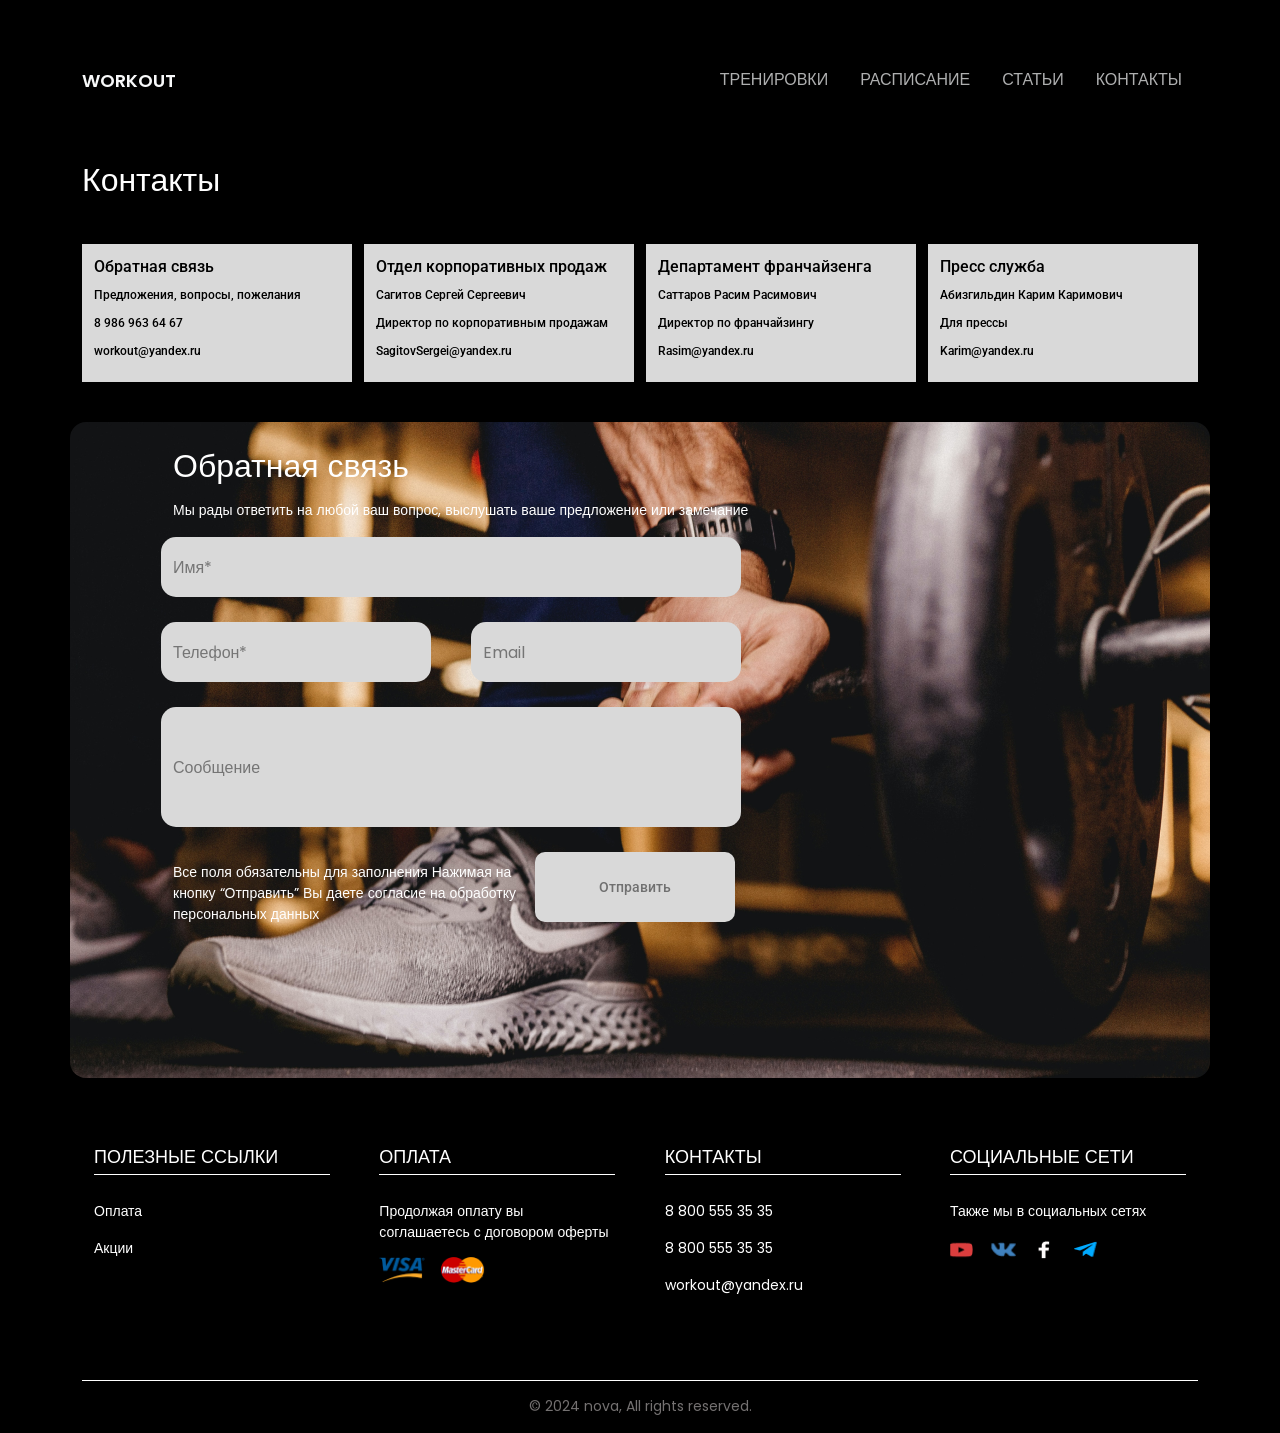
<file: feedback.html>
<!DOCTYPE html>
<html lang="en">
<head>
    <meta charset="UTF-8">
    <meta name="viewport" content="width=device-width, initial-scale=1.0">
    <!-- FONTS -->
    <link rel="preconnect" href="https://fonts.googleapis.com">
    <link rel="preconnect" href="https://fonts.gstatic.com" crossorigin>
    <link href="https://fonts.googleapis.com/css2?family=Poppins:wght@300;400;600;700&display=swap" rel="stylesheet">
    <link rel="preconnect" href="https://fonts.googleapis.com">
    <link rel="preconnect" href="https://fonts.gstatic.com" crossorigin>
    <link href="https://fonts.googleapis.com/css2?family=Roboto:ital,wght@0,100;0,300;0,400;0,500;0,700;0,900;1,100;1,300;1,400;1,500;1,700;1,900&display=swap" rel="stylesheet">
    <!-- FONTS END -->
    <title>WORKOUT | Обратная связь</title>
    <link rel="stylesheet" href="style.css">
    <link href="https://cdn.jsdelivr.net/npm/bootstrap@5.0.2/dist/css/bootstrap.min.css" rel="stylesheet" integrity="sha384-EVSTQN3/azprG1Anm3QDgpJLIm9Nao0Yz1ztcQTwFspd3yD65VohhpuuCOmLASjC" crossorigin="anonymous">
</head>
<body>
    <nav id="navbar" class="navbar navbar-expand-lg">
        <div class="container">
            <a class="navbar-brand text-light" style="font-weight: 600!important; opacity: 1!important; font-size: 18px!important;" href="index.html">
                WORKOUT
            </a>
            <a class="navbar-toggler text-light collapseBtn" id="collapseBtn" type="button" data-bs-toggle="collapse" data-bs-target="#collapleBtn">
                <!-- Меню -->
                <img src="burger.jfif" alt="" width="26">
            </a>
            <div class="collapse navbar-collapse" id="collapleBtn">
            <ul class="navbar-nav me-auto mb-2 mb-lg-0">
                
            </ul>
            <ul class="nav navbar-toolbar navbar-right navbar-toolbar-right d-flex justify-content-between">
                <li class="nav-item">
                    <a class="nav-link active text-light" href="personal-schedule.html">ТРЕНИРОВКИ</a>
                </li>
                <li class="nav-item">
                    <a class="nav-link active text-light" href="schedule.html">РАСПИСАНИЕ</a>
                </li>
                <li class="nav-item">
                    <a class="nav-link active text-light" href="articles.html">СТАТЬИ</a>
                </li>
                <li class="nav-item">
                    <a class="nav-link active text-light" href="feedback.html">КОНТАКТЫ</a>
                </li>
            </ul>
            </div>
        </div>
    </nav>

    <div class="container mt-5">
        <div class="container-h2">Контакты</div>
        <div class="row justify-content-between" style="margin: 40px auto;">
            <div class="info">
                <p style="font-size: 16px!important;margin-top: 17px">Обратная связь</p>
                <p>Предложения, вопросы, пожелания</p>
                <p>8 986 963 64 67</p>
                <p>workout@yandex.ru</p>
            </div>
            <div class="info">
                <p style="font-size: 16px!important;margin-top: 17px">Отдел корпоративных продаж</p>
                <p>Сагитов Сергей Сергеевич</p>
                <p>Директор по корпоративным продажам</p>
                <p>SagitovSergei@yandex.ru</p>
            </div>
            <div class="info">
                <p style="font-size: 16px!important;margin-top: 17px">Департамент франчайзенга</p>
                <p>Саттаров Расим Расимович</p>
                <p>Директор по франчайзингу</p>
                <p>Rasim@yandex.ru</p>
            </div>
            <div class="info">
                <p style="font-size: 16px!important;margin-top: 17px">Пресс служба</p>
                <p>Абизгильдин Карим Каримович</p>
                <p>Для прессы</p>
                <p>Karim@yandex.ru</p>
            </div>
        </div>
        <style>
            .info {
                background-color: #D9D9D9;
                width: 270px;
                height: 138px;
                color: black;
                line-height: 12px;
                font-size: 12px;
                font-family: "Roboto", sans-serif;
                font-weight: 500;
                font-style: normal;
            }
            @media (max-width: 767.98px) {
                .info {
                    width: 100%;
                    margin-bottom: 20px;
                }
            }
            .roboto-regular {
                font-family: "Roboto", sans-serif;
                font-weight: 400;
                font-style: normal;
            }
        </style>
    </div>

    <div class="container huina">
        <div class="container-h2">Обратная связь</div>
        <p>Мы рады ответить на любой ваш вопрос, выслушать ваше предложение или замечание</p>
        <form action="">
            <div class="row govnohuina" style="width: 580px">
                <input type="text" placeholder="Имя*">
                <input type="text" placeholder="Телефон*" style="display: inline-block;width: 270px">
                <input type="text" placeholder="Email" style="width: 270px;margin-left: 40px;">
                <input type="text" placeholder="Сообщение" style="height: 120px;">
            </div>
        </form>
        <div class="row govnohuina" style="width: 580px">
            <p style="width: 374px;">Все поля обязательны для заполнения
                Нажимая на кнопку “Отправить” Вы даете согласие
                на обработку персональных данных</p>
            <div class="custom-button d-flex justify-content-center align-items-center" style="background-color: #D9D9D9;color: #707070;">Отправить</div>
        </div>
    </div>

    <style>
        .huina {
            background-image: url('jonathan-borba-zfPOelmDc-M-unsplash 1.png');
            background-position: center;
            background-size: cover;
            height: 656px;
            padding: 20px 103px;
            border-radius: 16px;
        }
        .huina p {
            font-size: 14px!important;
            margin-top: 10px;
        }
        .container-h2 {
            font-size: 32px!important;
            font-weight: 400;
        }
        input {
            background-color: #D9D9D9;
            height: 60px;
            border-radius: 15px;
            border: none;
            margin-bottom: 25px;
        }
        @media (max-width: 767.98px) {
            .huina {
                height: 733px!important;
                padding: 22px 27px;
            }
            input {
                width: 100%!important;
                margin-left: 0!important;
            }
            .govnohuina {
                width: 100%!important;
            }
            .custom-button {
                margin: 12px auto 0!important;
            }
        }
    </style>

    <!-- FOOTER -->
    <div class="container" style="margin-top: 66px;">
        <div class="row justify-content-between" style="margin: 0;">
            <div class="column">
                <div class="footer-title">Полезные ссылки</div>
                <div class="footer-content d-flex flex-column" style="padding-top: 26px;">
                    <p><a href="">Оплата</a></p>
                    <p><a href="">Акции</a></p>
                </div>
            </div>
            <div class="column">
                <div class="footer-title">Оплата</div>
                <div class="footer-content d-flex flex-column" style="padding-top: 26px;">
                    <a href="" style="margin-bottom: 13px">Продолжая оплату вы соглашаетесь с договором оферты</a>
                    <div class="cards">
                        <img src="visa.png" alt="" width="46" height="27">
                        <img src="mastercard.png" alt="" width="46" height="27" style="margin-left: 10px;">
                    </div>
                </div>
            </div>
            <div class="column">
                <div class="footer-title">контакты</div>
                <div class="footer-content d-flex flex-column" style="padding-top: 26px;">
                    <p>8 800 555 35 35</p>
                    <p>8 800 555 35 35</p>
                    <p>workout@yandex.ru</p>
                </div>
            </div>
            <div class="column">
                <div class="footer-title">социальные сети</div>
                <div class="footer-content d-flex flex-column" style="padding-top: 26px;">
                    <p>Также мы в социальных сетях</p>
                    <div class="icons">
                        <img src="youtube.png" alt="" width="27" height="23">
                        <img src="vk.png" alt="" width="27" height="23">
                        <img src="facebook.png" alt="" width="27" height="23">
                        <img src="telegram.png" alt="" width="27" height="23">
                    </div>
                </div>
            </div>
        </div>
        <div class="copyright">
            <p>© 2024 nova, All rights reserved.</p>
        </div>
    </div>

    <script src="https://cdn.jsdelivr.net/npm/@popperjs/core@2.9.2/dist/umd/popper.min.js" integrity="sha384-IQsoLXl5PILFhosVNubq5LC7Qb9DXgDA9i+tQ8Zj3iwWAwPtgFTxbJ8NT4GN1R8p" crossorigin="anonymous"></script>
    <script src="https://cdn.jsdelivr.net/npm/bootstrap@5.0.2/dist/js/bootstrap.min.js" integrity="sha384-cVKIPhGWiC2Al4u+LWgxfKTRIcfu0JTxR+EQDz/bgldoEyl4H0zUF0QKbrJ0EcQF" crossorigin="anonymous"></script>
</body>
</html>
<style>

    @media (min-width: 1400px) {
        .container, .container-lg, .container-md, .container-sm, .container-xl, .container-xxl {
            max-width: 1200px!important;
        }
    }
    body {
        background-color: black;
        font-family: "Poppins", sans-serif;
        color: white;
    }
    nav {
        font-weight: 400;
        font-style: normal;
        padding-top: 60px!important;
    }
    nav a {
        font-size: 12px;
        opacity: 0.7;
    }
    .custom-button {
        width: 200px;
        height: 70px;
        border-radius: 10px;
        display: block;
        text-align: center;
        text-decoration: none;
        color: white;
        font-style: normal;
        font-size: 14px;
        font-weight: 500;
        cursor: pointer;
        font-family: "Roboto", sans-serif!important;
    }
    a:hover {
        color: white;
    }
</style>
</file>
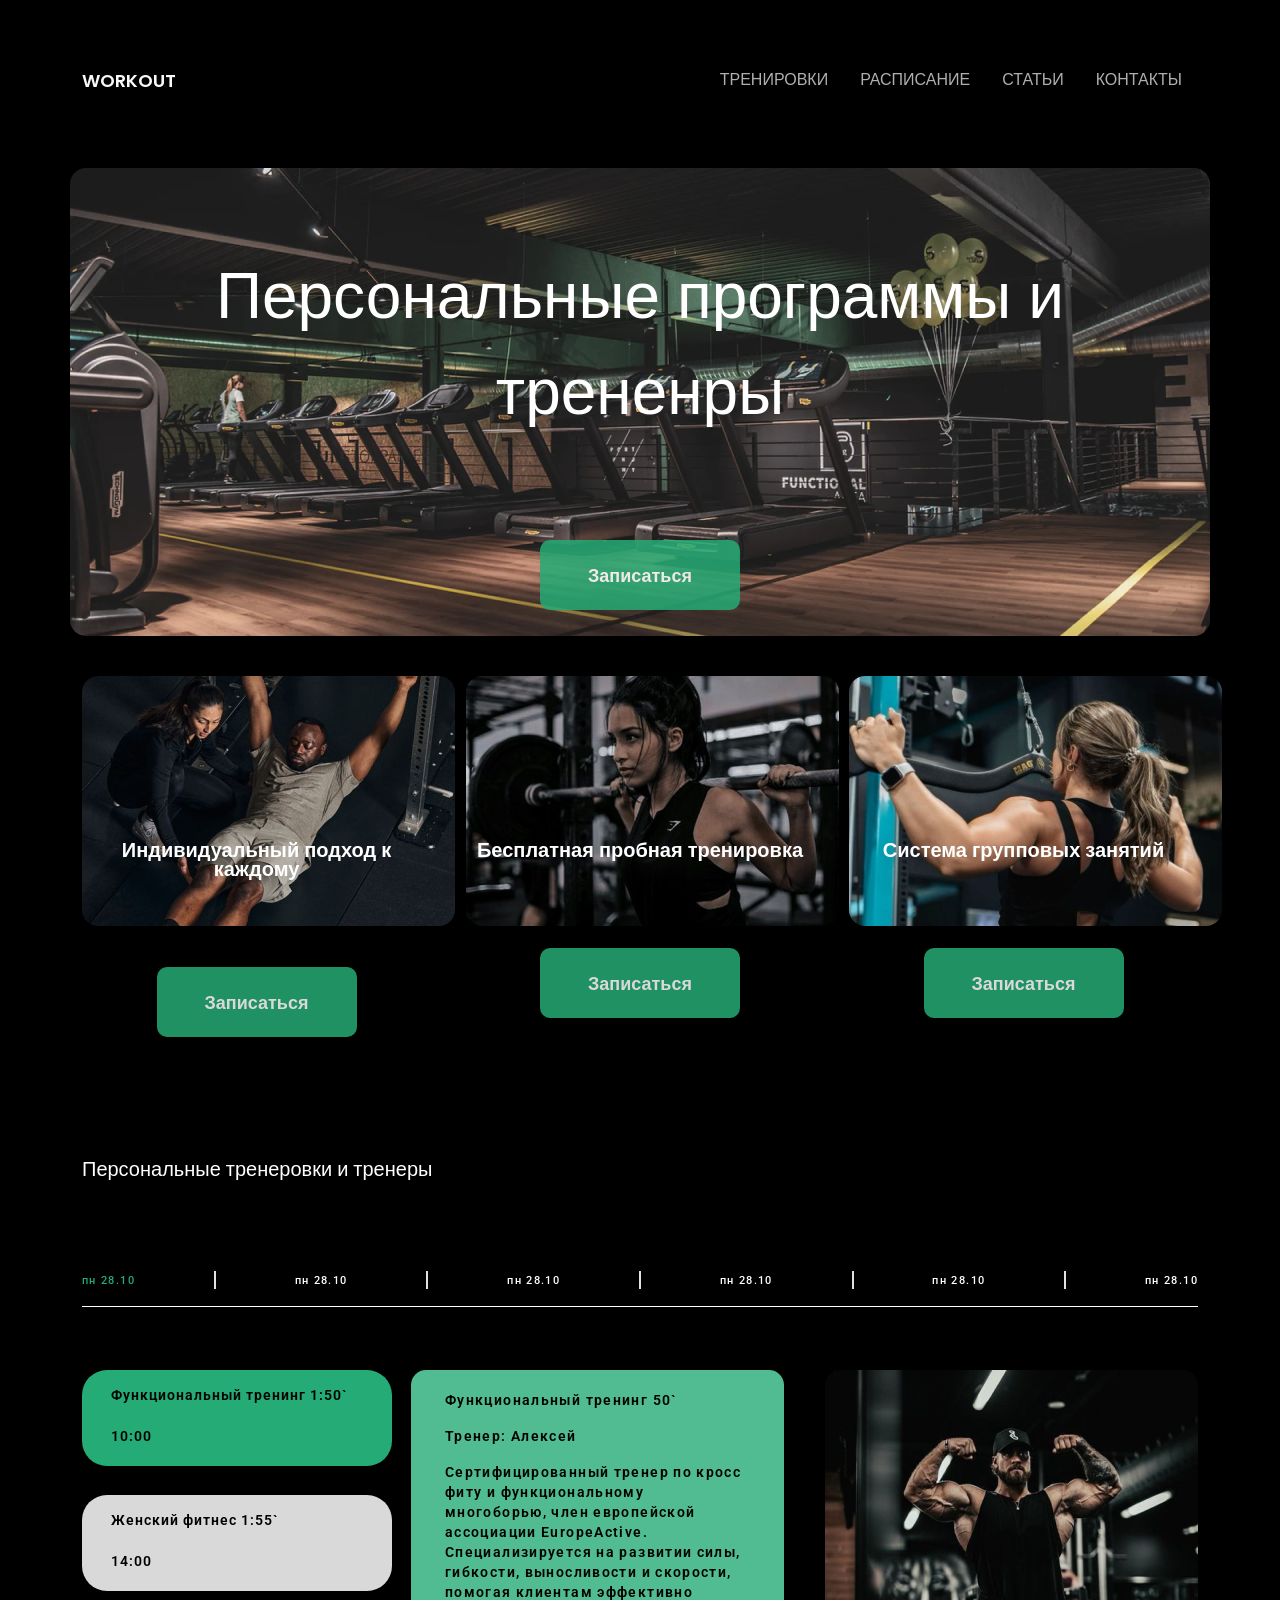
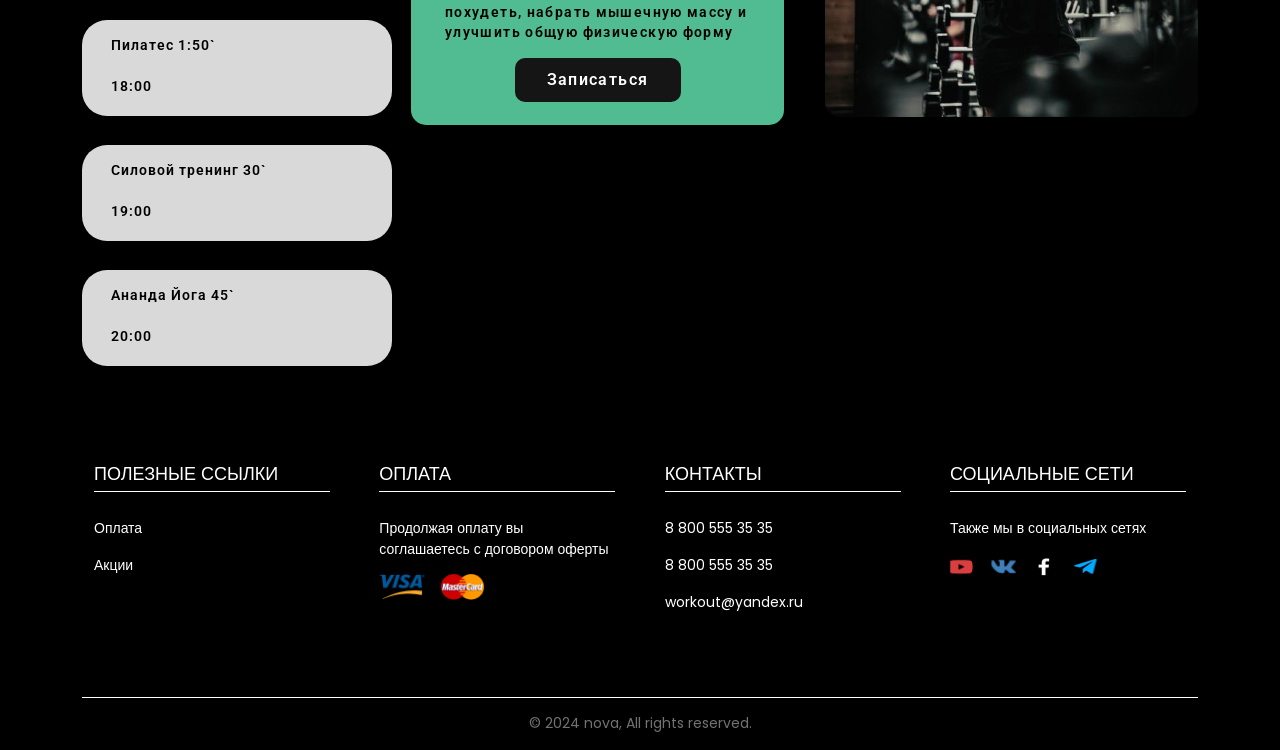
<file: personal-schedule.html>
<!DOCTYPE html>
<html lang="en">
<head>
    <meta charset="UTF-8">
    <meta name="viewport" content="width=device-width, initial-scale=1, 
          maximum-scale=1, user-scalable=no">
    <title>WORKOUT | Персональные тренеровки</title>
    <!-- FONTS -->
    <link rel="preconnect" href="https://fonts.googleapis.com">
    <link rel="preconnect" href="https://fonts.gstatic.com" crossorigin>
    <link href="https://fonts.googleapis.com/css2?family=Poppins:wght@300;400;600;700&display=swap" rel="stylesheet">
    <link rel="preconnect" href="https://fonts.googleapis.com">
    <link rel="preconnect" href="https://fonts.gstatic.com" crossorigin>
    <link href="https://fonts.googleapis.com/css2?family=Roboto:ital,wght@0,100;0,300;0,400;0,500;0,700;0,900;1,100;1,300;1,400;1,500;1,700;1,900&display=swap" rel="stylesheet">
    <!-- FONTS END -->
    <link rel="stylesheet" href="style.css">
    <link href="https://cdn.jsdelivr.net/npm/bootstrap@5.0.2/dist/css/bootstrap.min.css" rel="stylesheet" integrity="sha384-EVSTQN3/azprG1Anm3QDgpJLIm9Nao0Yz1ztcQTwFspd3yD65VohhpuuCOmLASjC" crossorigin="anonymous">
</head>
<body>
    <nav id="navbar" class="navbar navbar-expand-lg">
        <div class="container">
            <a class="navbar-brand text-light" style="font-weight: 600!important; opacity: 1!important; font-size: 18px!important;" href="index.html">
                WORKOUT
            </a>
            <a class="navbar-toggler text-light collapseBtn" id="collapseBtn" type="button" data-bs-toggle="collapse" data-bs-target="#collapleBtn">
                <!-- Меню -->
                <img src="burger.jfif" alt="" width="26">
            </a>
            <div class="collapse navbar-collapse" id="collapleBtn">
            <ul class="navbar-nav me-auto mb-2 mb-lg-0">
                
            </ul>
            <ul class="nav navbar-toolbar navbar-right navbar-toolbar-right d-flex justify-content-between">
                <li class="nav-item">
                    <a class="nav-link active text-light" href="personal-schedule.html">ТРЕНИРОВКИ</a>
                </li>
                <li class="nav-item">
                    <a class="nav-link active text-light" href="schedule.html">РАСПИСАНИЕ</a>
                </li>
                <li class="nav-item">
                    <a class="nav-link active text-light" href="articles.html">СТАТЬИ</a>
                </li>
                <li class="nav-item">
                    <a class="nav-link active text-light" href="feedback.html">КОНТАКТЫ</a>
                </li>
            </ul>
            </div>
        </div>
    </nav>

    <div class="container" style="height: 468px; margin-top: 60px;background-image: url('Gym_Imagery.png');background-position: center;border-radius: 16px;">
        <!-- <img src="Gym_Imagery.png" alt="" style="position: absolute;z-index: -1;"> -->
        <div class="slogan" style="font-size: 64px;font-weight: 400;text-align: center; margin: 0 auto;padding-top: 80px">Персональные программы и<br>трененры</div>
        <a href="#govno" class="custom-button d-flex justify-content-center align-items-center" style="background: #25AB75;opacity: 0.85;margin: 0 auto;margin-top: 100px;"><span>Записаться</span></a>
    </div>

    <div class="container" style="margin-top: 40px;">
        <div class="row justify-content-between" style="padding: 0;">
            <div class="block" style="width: 373px;">
                <div style="position: absolute;width: 373px; height: 250px;background-image: url('persona-schedule/2.png');background-position: center;border-radius: 16px;z-index: -1;"></div>
                <div class="block-text">Индивидуальный подход к каждому</div>
                <a href="#govno" class="custom-button d-flex justify-content-center align-items-center" style="background: #25AB75;opacity: 0.85;margin: 0 auto;margin-top: 88px;"><span>Записаться</span></a>
            </div>
            <div class="block" style="width: 373px;">
                <div style="position: absolute;width: 373px; height: 250px;background-image: url('persona-schedule/1.png');background-position: center;border-radius: 16px;z-index: -1;"></div>
                <div class="block-text">Бесплатная пробная тренировка</div>
                <a href="#govno" class="custom-button d-flex justify-content-center align-items-center" style="background: #25AB75;opacity: 0.85;margin: 0 auto;margin-top: 88px;"><span>Записаться</span></a>
            </div>
            <div class="block" style="width: 373px;">
                <div style="position: absolute;width: 373px; height: 250px;background-image: url('persona-schedule/3.png');background-position: center;border-radius: 16px;z-index: -1;"></div>
                <div class="block-text">Система групповых занятий</div>
                <a href="#govno" class="custom-button d-flex justify-content-center align-items-center" style="background: #25AB75;opacity: 0.85;margin: 0 auto;margin-top: 88px;"><span>Записаться</span></a>
            </div>
        </div>
        <style>
            .block-text {
                font-size: 20px;
                font-weight: 600;
                text-align: center;
                margin: 0 auto;
                padding-top: 165px;
                
                line-height: 19px;
            }
            .block {
                margin-bottom: 30px;
            }
            @media (max-width: 767.98px) {
                .slogan {
                    font-size: 2rem!important;
                }
            }
        </style>
    </div>

    <div class="container" style="margin-top: 87px" id="govno">
        <div style="font-size: 20px; font-weight: 400;">Персональные тренеровки и тренеры</div>
    </div>

    <div class="container" style="margin-top: 87px;">
        <div class="week">
            <div class="days d-flex justify-content-between">
                <div class="day day-selected">пн 28.10</div><div class="border"></div>
                <div class="day">пн 28.10</div><div class="border"></div>
                <div class="day">пн 28.10</div><div class="border"></div>
                <div class="day">пн 28.10</div><div class="border"></div>
                <div class="day">пн 28.10</div><div class="border"></div>
                <div class="day">пн 28.10</div>
            </div>
        </div>
        <div class="schedule d-flex flex-row justify-content-between">
            <div class="schedule-left-sidebar">
                <div class="class class-selected">
                    <div class="class-title">Функциональный тренинг 1:50`</div>
                    <div class="class-time" style="margin-top: 20px;">10:00</div>
                </div>
                <div class="class">
                    <div class="class-title">Женский фитнес 1:55`</div>
                    <div class="class-time" style="margin-top: 20px;">14:00</div>
                </div>
                <div class="class">
                    <div class="class-title">Пилатес 1:50`</div>
                    <div class="class-time" style="margin-top: 20px;">18:00</div>
                </div>
                <div class="class">
                    <div class="class-title">Силовой тренинг 30`</div>
                    <div class="class-time" style="margin-top: 20px;">19:00</div>
                </div>
                <div class="class">
                    <div class="class-title">Ананда Йога 45`</div>
                    <div class="class-time" style="margin-top: 20px;">20:00</div>
                </div>
            </div>
            <div class="schedule-right-sidebar d-flex flex-row">
                <div class="day-info">
                    <p class="day-title">Функциональный тренинг 50`</p>
                    <p class="day-trainer">Тренер: Алексей</p>
                    <p class="day-description">Сертифицированный тренер по кросс фиту и функциональному многоборью, член европейской ассоциации EuropeActive. Специализируется на развитии силы, гибкости, выносливости и скорости, помогая клиентам эффективно похудеть, набрать мышечную массу и улучшить общую физическую форму</p>
                    <a href="" class="custom-button2 d-flex justify-content-center align-items-center" style="margin: 0 auto;" data-bs-toggle="modal" data-bs-target="#staticBackdrop">Записаться</a>
                </div>
                <img src="persona-schedule/alex.png" alt="" width="373" height="347" style="margin-left: 41px">
            </div>
        </div>
        <style>
            @media (max-width: 767.98px) {
                .schedule {
                    flex-direction: column!important;
                }
                .schedule img {
                    display: none;
                }
                .class {
                    width: 100%!important;
                }
            }
            .border {
                width: 1px;
                height: 18px;
                border-right: 1px solid white;
            }
            .week {
                width: 100%;
                height: 36px;
                border-bottom: 1px solid white;
            }
            .day {
                font-size: 11px;
                letter-spacing: 1.37px;
                line-height: 20px;
                font-family: "Roboto", sans-serif!important;
                font-style: normal;
                font-weight: 500;
                cursor: pointer;
            }
            .day-selected {
                color: #25AB75;
            }
            .schedule {
                font-family: "Roboto", sans-serif!important;
                font-style: normal;
                margin-top: 63px;
                width: 100%;
            }
            .class {
                width: 310px;
                height: 96px;
                background-color: #D9D9D9;
                border-radius: 25px;
                padding-left: 29px;
                padding-top: 15px;
                font-size: 14px;
                font-weight: 600;
                letter-spacing: 1px;
                color: black;
                margin-bottom: 29px;
            }
            .class-selected {
                background-color: #25AB75;
            }
            .day-info {
                width: 373px;
                height: 355px;
                background-color: #51BC91;
                border-radius: 15px;
                padding: 20px 34px 0;
                font-size: 14px;
                font-weight: 600;
                line-height: 20px;
                letter-spacing: 1.37px;
                color: black;
            }
            .custom-button2 {
                width: 166px;
                height: 44px;
                border-radius: 10px;
                display: block;
                margin-top: 1.3rem;
                text-align: center;
                text-decoration: none;
                color: white;
                font-style: normal;
                font-size: 16px;
                font-weight: 600;
                background-color: #151515;
            }
        </style>
    </div>

    <!-- Modal -->
    <div class="modal fade" id="staticBackdrop" data-bs-backdrop="static" data-bs-keyboard="false" tabindex="-1" aria-labelledby="staticBackdropLabel" aria-hidden="true">
        <div class="modal-dialog d-flex justify-content-center">
            <div class="modal-content w-75 bg-dark">
                <div class="modal-header bg-dark">
                    <h5 class="modal-title" id="staticBackdropLabel">Запись</h5>
                    <button type="button" class="btn-close" data-bs-dismiss="modal" aria-label="Close"></button>
                </div>
                <div class="modal-body bg-dark p-4">
                    <form>
                        <div data-mdb-input-init class="form-outline mb-4">
                            <input type="email" id="email1" class="form-control bg-dark text-light" />
                            <label class="form-label" for="email1">Имя</label>
                        </div>

                        <div data-mdb-input-init class="form-outline mb-4">
                            <input type="email" id="email1" class="form-control bg-dark text-light" />
                            <label class="form-label" for="email1">Фамилия</label>
                        </div>
    
                        <!-- password input -->
                        <div data-mdb-input-init class="form-outline mb-4">
                            <input type="password" id="password1" class="form-control bg-dark text-light" />
                            <label class="form-label" for="password1">Телефон</label>
                        </div>
                    </form>
                </div>
                <div class="modal-footer bg-dark">
                    <button type="button" class="btn btn-secondary" data-bs-dismiss="modal">Закрыть</button>
                    <button type="button" class="btn btn-primary" onclick="huina()">Записаться</button>
                </div>
                <script>
                    function huina() {
                        var myModalEl = document.getElementById('staticBackdrop');
                        var modal = bootstrap.Modal.getInstance(myModalEl)
                        modal.hide();
                        alert('Вы успешно записаны');
                    }
                </script>
            </div>
        </div>
    </div>
    <!-- Modal -->

    <!-- FOOTER -->
    <div class="container" style="margin-top: 66px;">
        <div class="row justify-content-between" style="margin: 0;">
            <div class="column">
                <div class="footer-title">Полезные ссылки</div>
                <div class="footer-content d-flex flex-column" style="padding-top: 26px;">
                    <p><a href="">Оплата</a></p>
                    <p><a href="">Акции</a></p>
                </div>
            </div>
            <div class="column">
                <div class="footer-title">Оплата</div>
                <div class="footer-content d-flex flex-column" style="padding-top: 26px;">
                    <a href="" style="margin-bottom: 13px">Продолжая оплату вы соглашаетесь с договором оферты</a>
                    <div class="cards">
                        <img src="visa.png" alt="" width="46" height="27">
                        <img src="mastercard.png" alt="" width="46" height="27" style="margin-left: 10px;">
                    </div>
                </div>
            </div>
            <div class="column">
                <div class="footer-title">контакты</div>
                <div class="footer-content d-flex flex-column" style="padding-top: 26px;">
                    <p>8 800 555 35 35</p>
                    <p>8 800 555 35 35</p>
                    <p>workout@yandex.ru</p>
                </div>
            </div>
            <div class="column">
                <div class="footer-title">социальные сети</div>
                <div class="footer-content d-flex flex-column" style="padding-top: 26px;">
                    <p>Также мы в социальных сетях</p>
                    <div class="icons">
                        <img src="youtube.png" alt="" width="27" height="23">
                        <img src="vk.png" alt="" width="27" height="23">
                        <img src="facebook.png" alt="" width="27" height="23">
                        <img src="telegram.png" alt="" width="27" height="23">
                    </div>
                </div>
            </div>
        </div>
        <div class="copyright">
            <p>© 2024 nova, All rights reserved.</p>
        </div>
    </div>

    <script src="https://cdn.jsdelivr.net/npm/@popperjs/core@2.9.2/dist/umd/popper.min.js" integrity="sha384-IQsoLXl5PILFhosVNubq5LC7Qb9DXgDA9i+tQ8Zj3iwWAwPtgFTxbJ8NT4GN1R8p" crossorigin="anonymous"></script>
    <script src="https://cdn.jsdelivr.net/npm/bootstrap@5.0.2/dist/js/bootstrap.min.js" integrity="sha384-cVKIPhGWiC2Al4u+LWgxfKTRIcfu0JTxR+EQDz/bgldoEyl4H0zUF0QKbrJ0EcQF" crossorigin="anonymous"></script>
</body>
</html>
<style>
    @media (min-width: 1400px) {
        .container, .container-lg, .container-md, .container-sm, .container-xl, .container-xxl {
            max-width: 1200px!important;
        }
    }
    body {
        background-color: black;
        font-family: "Poppins", sans-serif;
        color: white;
    }
    nav {
        font-weight: 400;
        font-style: normal;
        padding-top: 60px!important;
    }
    nav a {
        font-size: 12px;
        opacity: 0.7;
    }
    .custom-button {
        width: 200px;
        height: 70px;
        border-radius: 10px;
        display: block;
        margin-top: 1.3rem;
        text-align: center;
        text-decoration: none;
        color: white;
        font-style: normal;
        font-size: 18px;
        font-weight: 600;
    }
    a:hover {
        color: white;
    }
    .trainer {
        font-family: "Roboto", sans-serif!important;
        font-size: 13px;
        font-weight: 500;
        line-height: 43px;
    }
</style>
</file>
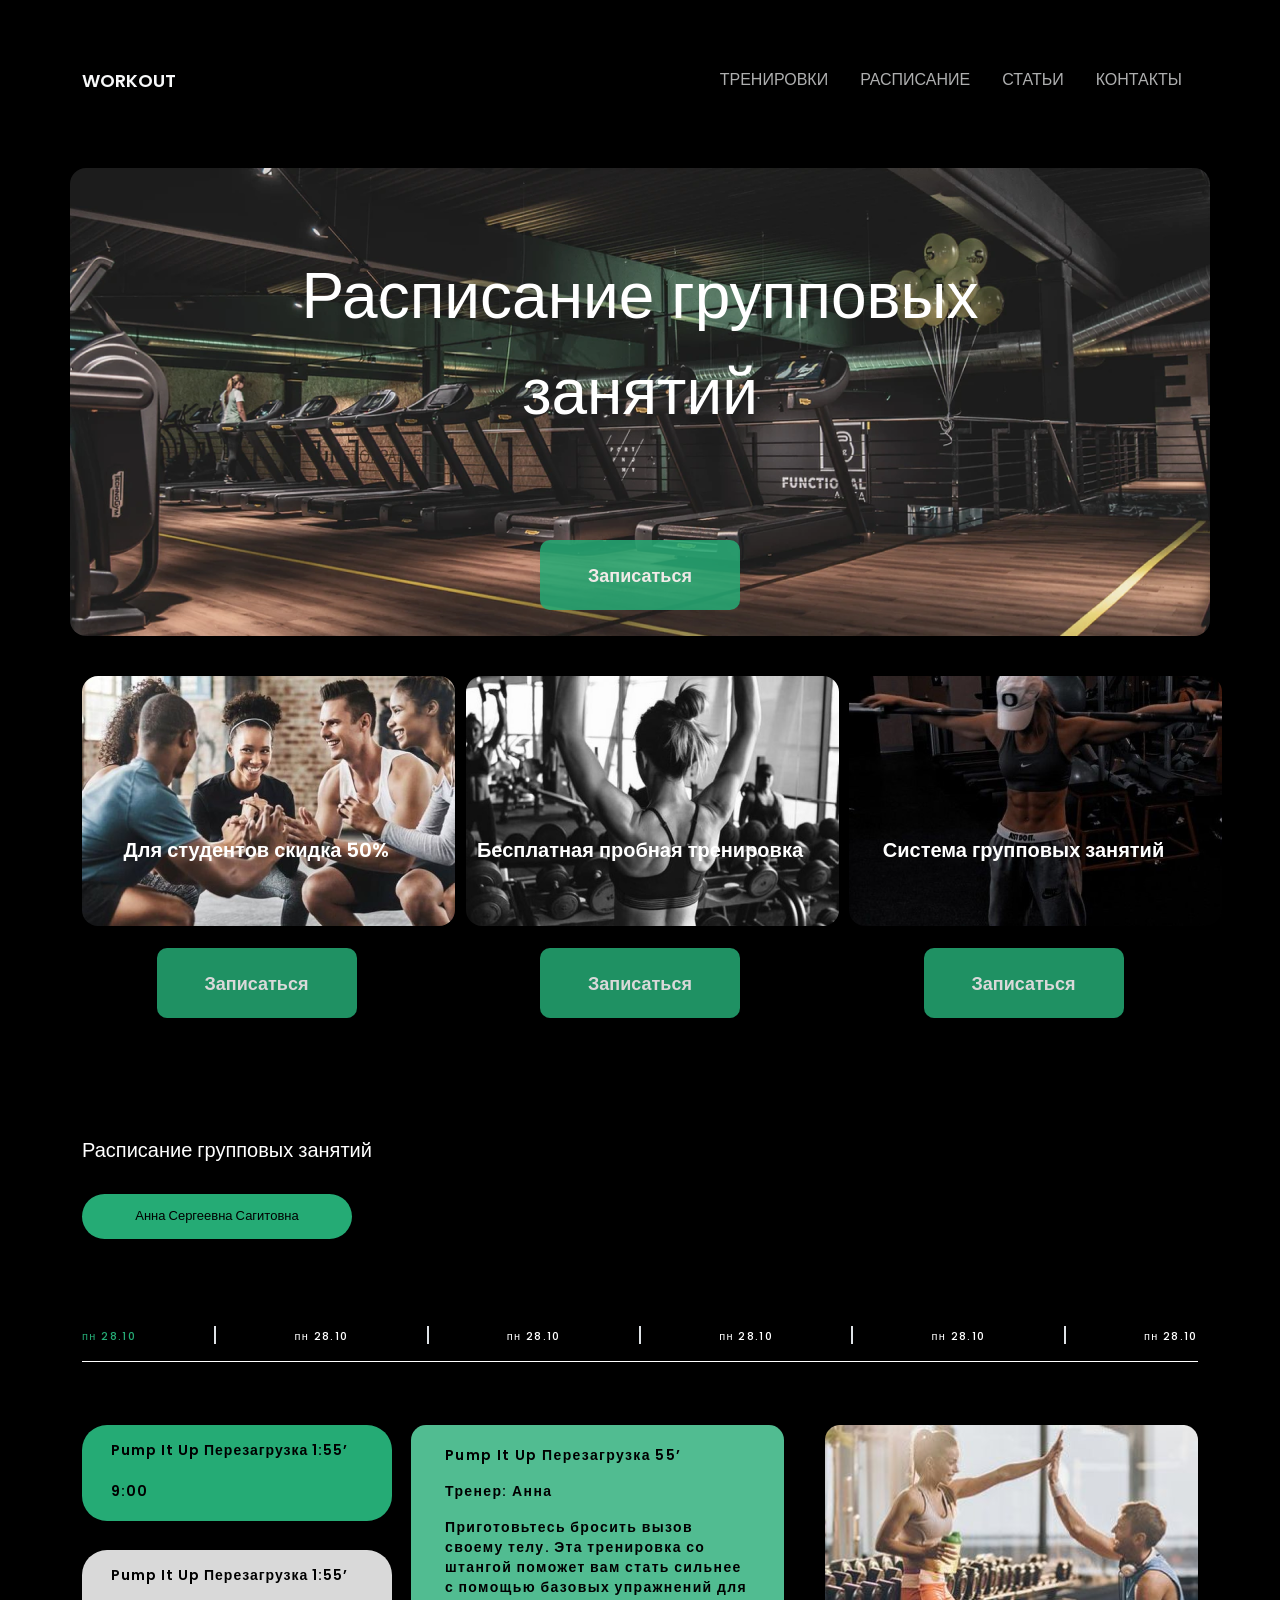
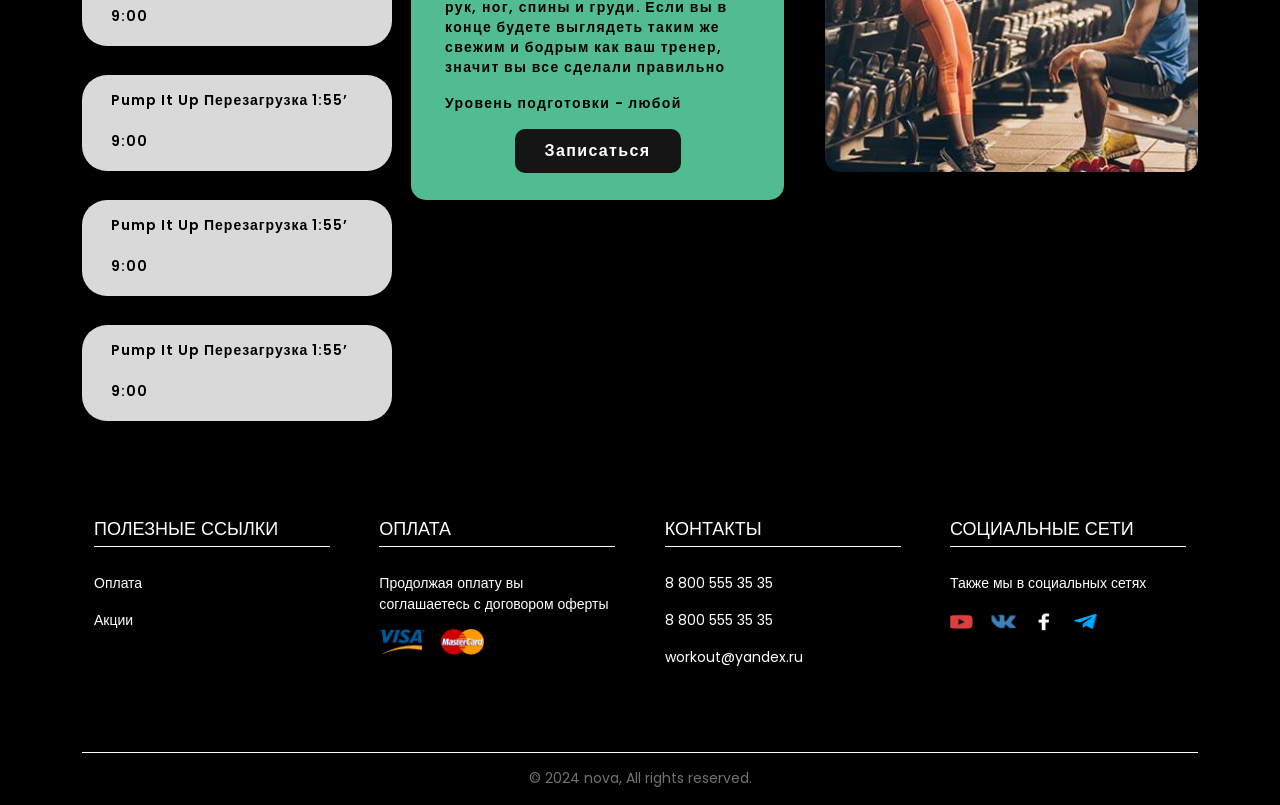
<file: schedule.html>
<!DOCTYPE html>
<html lang="en">
<head>
    <meta charset="UTF-8">
    <meta name="viewport" content="width=device-width, initial-scale=1, 
          maximum-scale=1, user-scalable=no">
    <title>WORKOUT | Расписание занятий</title>
    <!-- FONTS -->
    <link rel="preconnect" href="https://fonts.googleapis.com">
    <link rel="preconnect" href="https://fonts.gstatic.com" crossorigin>
    <link href="https://fonts.googleapis.com/css2?family=Poppins:wght@300;400;600;700&display=swap" rel="stylesheet">
    <!-- <link rel="preconnect" href="https://fonts.googleapis.com">
    <link rel="preconnect" href="https://fonts.gstatic.com" crossorigin>
    <link href="https://fonts.googleapis.com/css2?family=Roboto:ital,wght@0,100;0,300;0,400;0,500;0,700;0,900;1,100;1,300;1,400;1,500;1,700;1,900&display=swap" rel="stylesheet"> -->
    <!-- FONTS END -->
    <link rel="stylesheet" href="style.css">
    <link href="https://cdn.jsdelivr.net/npm/bootstrap@5.0.2/dist/css/bootstrap.min.css" rel="stylesheet" integrity="sha384-EVSTQN3/azprG1Anm3QDgpJLIm9Nao0Yz1ztcQTwFspd3yD65VohhpuuCOmLASjC" crossorigin="anonymous">
</head>
<body>
    <nav id="navbar" class="navbar navbar-expand-lg">
        <div class="container">
            <a class="navbar-brand text-light" style="font-weight: 600!important; opacity: 1!important; font-size: 18px!important;" href="index.html">
                WORKOUT
            </a>
            <a class="navbar-toggler text-light collapseBtn" id="collapseBtn" type="button" data-bs-toggle="collapse" data-bs-target="#collapleBtn">
                <!-- Меню -->
                <img src="burger.jfif" alt="" width="26">
            </a>
            <div class="collapse navbar-collapse" id="collapleBtn">
            <ul class="navbar-nav me-auto mb-2 mb-lg-0">
                
            </ul>
            <ul class="nav navbar-toolbar navbar-right navbar-toolbar-right d-flex justify-content-between">
                <li class="nav-item">
                    <a class="nav-link active text-light" href="personal-schedule.html">ТРЕНИРОВКИ</a>
                </li>
                <li class="nav-item">
                    <a class="nav-link active text-light" href="schedule.html">РАСПИСАНИЕ</a>
                </li>
                <li class="nav-item">
                    <a class="nav-link active text-light" href="articles.html">СТАТЬИ</a>
                </li>
                <li class="nav-item">
                    <a class="nav-link active text-light" href="feedback.html">КОНТАКТЫ</a>
                </li>
            </ul>
            </div>
        </div>
    </nav>

    <div class="container" style="height: 468px; margin-top: 60px;background-image: url('Gym_Imagery.png');background-position: center;border-radius: 16px;">
        <!-- <img src="Gym_Imagery.png" alt="" style="position: absolute;z-index: -1;"> -->
        <div class="slogan" style="font-size: 64px;font-weight: 400;text-align: center; margin: 0 auto;padding-top: 80px">Расписание групповых<br> занятий</div>
        <a href="#govno" class="custom-button d-flex justify-content-center align-items-center" style="background: #25AB75;opacity: 0.85;margin: 0 auto;margin-top: 100px;"><span>Записаться</span></a>
    </div>

    <div class="container" style="margin-top: 40px;">
        <div class="row justify-content-between" style="padding: 0;">
            <div class="block" style="width: 373px;">
                <div style="position: absolute;width: 373px; height: 250px;background-image: url('block1.png');background-position: center;border-radius: 16px;z-index: -1;"></div>
                <div class="block-text">Для студентов скидка 50%</div>
                <a href="#govno" class="custom-button d-flex justify-content-center align-items-center" style="background: #25AB75;opacity: 0.85;margin: 0 auto;margin-top: 88px;"><span>Записаться</span></a>
            </div>
            <div class="block" style="width: 373px;">
                <div style="position: absolute;width: 373px; height: 250px;background-image: url('block2.png');background-position: center;border-radius: 16px;z-index: -1;"></div>
                <div class="block-text">Бесплатная пробная тренировка</div>
                <a href="#govno" class="custom-button d-flex justify-content-center align-items-center" style="background: #25AB75;opacity: 0.85;margin: 0 auto;margin-top: 88px;"><span>Записаться</span></a>
            </div>
            <div class="block" style="width: 373px;">
                <div style="position: absolute;width: 373px; height: 250px;background-image: url('block3.png');background-position: center;border-radius: 16px;z-index: -1;"></div>
                <div class="block-text">Система групповых занятий</div>
                <a href="#govno" class="custom-button d-flex justify-content-center align-items-center" style="background: #25AB75;opacity: 0.85;margin: 0 auto;margin-top: 88px;"><span>Записаться</span></a>
            </div>
        </div>
        <style>
            .block-text {
                font-size: 20px;
                font-weight: 600;
                text-align: center;
                margin: 0 auto;
                padding-top: 165px;
                
                line-height: 19px;
            }
            .block {
                margin-bottom: 30px;
            }
            @media (max-width: 767.98px) {
                .slogan {
                    font-size: 2rem!important;
                }
            }
        </style>
    </div>

    <div class="container huina" style="margin-top: 87px" id="govno">
        <div style="font-size: 20px; font-weight: 400;">Расписание групповых занятий</div>
        <div class="trainer" style="margin-top: 29px;width: 270px;height: 45px;background-color: #25AB75;color: black;border-radius: 90px;text-align: center;">Анна Сергеевна Сагитовна</div>
    </div>
    <style>
        @media (max-width: 767.98px) {
            .huina {
                display: flex;
                flex-direction: column;
                align-items: center;
            }
        }
    </style>

    <div class="container" style="margin-top: 87px;">
        <div class="week">
            <div class="days d-flex justify-content-between">
                <div class="day day-selected">пн 28.10</div><div class="border"></div>
                <div class="day">пн 28.10</div><div class="border"></div>
                <div class="day">пн 28.10</div><div class="border"></div>
                <div class="day">пн 28.10</div><div class="border"></div>
                <div class="day">пн 28.10</div><div class="border"></div>
                <div class="day">пн 28.10</div>
            </div>
        </div>
        <div class="schedule d-flex flex-row justify-content-between">
            <div class="schedule-left-sidebar">
                <div class="class class-selected">
                    <div class="class-title">Pump It Up Перезагрузка 1:55’</div>
                    <div class="class-time" style="margin-top: 20px;">9:00</div>
                </div>
                <div class="class">
                    <div class="class-title">Pump It Up Перезагрузка 1:55’</div>
                    <div class="class-time" style="margin-top: 20px;">9:00</div>
                </div>
                <div class="class">
                    <div class="class-title">Pump It Up Перезагрузка 1:55’</div>
                    <div class="class-time" style="margin-top: 20px;">9:00</div>
                </div>
                <div class="class">
                    <div class="class-title">Pump It Up Перезагрузка 1:55’</div>
                    <div class="class-time" style="margin-top: 20px;">9:00</div>
                </div>
                <div class="class">
                    <div class="class-title">Pump It Up Перезагрузка 1:55’</div>
                    <div class="class-time" style="margin-top: 20px;">9:00</div>
                </div>
            </div>
            <div class="schedule-right-sidebar d-flex flex-row">
                <div class="day-info">
                    <p class="day-title">Pump It Up Перезагрузка 55’</p>
                    <p class="day-trainer">Тренер: Анна</p>
                    <p class="day-description">Приготовьтесь бросить вызов своему телу. Эта тренировка со штангой поможет вам стать сильнее с помощью базовых упражнений для рук, ног, спины и груди. Если вы в конце будете выглядеть таким же свежим и бодрым как ваш тренер, значит вы все сделали правильно</p>
                    <p class="day-level">Уровень подготовки - любой</p>
                    <a href="" class="custom-button2 d-flex justify-content-center align-items-center" style="margin: 0 auto;" data-bs-toggle="modal" data-bs-target="#staticBackdrop">Записаться</a>
                </div>
                <img src="schedule1.png" alt="" width="373" height="347" style="margin-left: 41px">
            </div>
        </div>
        <style>
            @media (max-width: 767.98px) {
                .schedule {
                    flex-direction: column!important;
                }
                .schedule img {
                    display: none;
                }
                .class {
                    width: 100%!important;
                }
            }
            .border {
                width: 1px;
                height: 18px;
                border-right: 1px solid white;
            }
            .week {
                width: 100%;
                height: 36px;
                border-bottom: 1px solid white;
            }
            .day {
                font-size: 11px;
                letter-spacing: 1.37px;
                line-height: 20px;
                /* font-family: "Roboto", sans-serif!important; */
                font-style: normal;
                font-weight: 500;
                cursor: pointer;
            }
            .day-selected {
                color: #25AB75;
            }
            .schedule {
                /* font-family: "Roboto", sans-serif!important; */
                font-style: normal;
                margin-top: 63px;
                width: 100%;
            }
            .class {
                width: 310px;
                height: 96px;
                background-color: #D9D9D9;
                border-radius: 25px;
                padding-left: 29px;
                padding-top: 15px;
                font-size: 14px;
                font-weight: 600;
                letter-spacing: 1px;
                color: black;
                margin-bottom: 29px;
            }
            .class-selected {
                background-color: #25AB75;
            }
            .day-info {
                width: 373px;
                height: 375px;
                background-color: #51BC91;
                border-radius: 15px;
                padding: 20px 34px;
                font-size: 14px;
                font-weight: 600;
                line-height: 20px;
                letter-spacing: 1.37px;
                color: black;
            }
            .custom-button2 {
                width: 166px;
                height: 44px;
                border-radius: 10px;
                display: block;
                margin-top: 1.3rem;
                text-align: center;
                text-decoration: none;
                color: white;
                font-style: normal;
                font-size: 16px;
                font-weight: 600;
                background-color: #151515;
            }
        </style>
    </div>


    <!-- FOOTER -->
    <div class="container" style="margin-top: 66px;">
        <div class="row justify-content-between" style="margin: 0;">
            <div class="column">
                <div class="footer-title">Полезные ссылки</div>
                <div class="footer-content d-flex flex-column" style="padding-top: 26px;">
                    <p><a href="">Оплата</a></p>
                    <p><a href="">Акции</a></p>
                </div>
            </div>
            <div class="column">
                <div class="footer-title">Оплата</div>
                <div class="footer-content d-flex flex-column" style="padding-top: 26px;">
                    <a href="" style="margin-bottom: 13px">Продолжая оплату вы соглашаетесь с договором оферты</a>
                    <div class="cards">
                        <img src="visa.png" alt="" width="46" height="27">
                        <img src="mastercard.png" alt="" width="46" height="27" style="margin-left: 10px;">
                    </div>
                </div>
            </div>
            <div class="column">
                <div class="footer-title">контакты</div>
                <div class="footer-content d-flex flex-column" style="padding-top: 26px;">
                    <p>8 800 555 35 35</p>
                    <p>8 800 555 35 35</p>
                    <p>workout@yandex.ru</p>
                </div>
            </div>
            <div class="column">
                <div class="footer-title">социальные сети</div>
                <div class="footer-content d-flex flex-column" style="padding-top: 26px;">
                    <p>Также мы в социальных сетях</p>
                    <div class="icons">
                        <img src="youtube.png" alt="" width="27" height="23">
                        <img src="vk.png" alt="" width="27" height="23">
                        <img src="facebook.png" alt="" width="27" height="23">
                        <img src="telegram.png" alt="" width="27" height="23">
                    </div>
                </div>
            </div>
        </div>
        <div class="copyright">
            <p>© 2024 nova, All rights reserved.</p>
        </div>
    </div>

    <!-- Modal -->
    <div class="modal fade" id="staticBackdrop" data-bs-backdrop="static" data-bs-keyboard="false" tabindex="-1" aria-labelledby="staticBackdropLabel" aria-hidden="true">
        <div class="modal-dialog d-flex justify-content-center">
            <div class="modal-content w-75 bg-dark">
                <div class="modal-header bg-dark">
                    <h5 class="modal-title" id="staticBackdropLabel">Запись</h5>
                    <button type="button" class="btn-close" data-bs-dismiss="modal" aria-label="Close"></button>
                </div>
                <div class="modal-body bg-dark p-4">
                    <form>
                        <div data-mdb-input-init class="form-outline mb-4">
                            <input type="email" id="email1" class="form-control bg-dark text-light" />
                            <label class="form-label" for="email1">Имя</label>
                        </div>

                        <div data-mdb-input-init class="form-outline mb-4">
                            <input type="email" id="email1" class="form-control bg-dark text-light" />
                            <label class="form-label" for="email1">Фамилия</label>
                        </div>
    
                        <!-- password input -->
                        <div data-mdb-input-init class="form-outline mb-4">
                            <input type="password" id="password1" class="form-control bg-dark text-light" />
                            <label class="form-label" for="password1">Телефон</label>
                        </div>
                    </form>
                </div>
                <div class="modal-footer bg-dark">
                    <button type="button" class="btn btn-secondary" data-bs-dismiss="modal">Закрыть</button>
                    <button type="button" class="btn btn-primary" onclick="huina()">Записаться</button>
                </div>
                <script>
                    function huina() {
                        var myModalEl = document.getElementById('staticBackdrop');
                        var modal = bootstrap.Modal.getInstance(myModalEl)
                        modal.hide();
                        alert('Вы успешно записаны');
                    }
                </script>
            </div>
        </div>
    </div>
    <!-- Modal -->

    <script src="https://ajax.googleapis.com/ajax/libs/jquery/3.7.1/jquery.min.js"></script>
    <script src="https://cdn.jsdelivr.net/npm/@popperjs/core@2.9.2/dist/umd/popper.min.js" integrity="sha384-IQsoLXl5PILFhosVNubq5LC7Qb9DXgDA9i+tQ8Zj3iwWAwPtgFTxbJ8NT4GN1R8p" crossorigin="anonymous"></script>
    <script src="https://cdn.jsdelivr.net/npm/bootstrap@5.0.2/dist/js/bootstrap.min.js" integrity="sha384-cVKIPhGWiC2Al4u+LWgxfKTRIcfu0JTxR+EQDz/bgldoEyl4H0zUF0QKbrJ0EcQF" crossorigin="anonymous"></script>
</body>
</html>
<style>
    @media (min-width: 1400px) {
        .container, .container-lg, .container-md, .container-sm, .container-xl, .container-xxl {
            max-width: 1200px!important;
        }
    }
    body {
        background-color: black;
        font-family: "Poppins", sans-serif;
        color: white;
    }
    nav {
        font-weight: 400;
        font-style: normal;
        padding-top: 60px!important;
    }
    nav a {
        font-size: 12px;
        opacity: 0.7;
    }
    .custom-button {
        width: 200px;
        height: 70px;
        border-radius: 10px;
        display: block;
        margin-top: 1.3rem;
        text-align: center;
        text-decoration: none;
        color: white;
        font-style: normal;
        font-size: 18px;
        font-weight: 600;
    }
    a:hover {
        color: white;
    }
    .trainer {
        /* font-family: "Roboto", sans-serif!important; */
        font-size: 13px;
        font-weight: 500;
        line-height: 43px;
    }
</style>
</file>
<file: style.css>
/* FOOTER */
.column {
    width: 260px!important;
    font-size: 14px;
    font-weight: 400;
}
.footer-title {
    font-size: 18px;
    font-weight: 400;
    margin-bottom: 5px;
    text-transform: uppercase;
    line-height: 140%;
}
.footer-content {
    border-top: 1px solid white;
}
.footer-content a {
    text-decoration: none;
    color: white;
    font-size: 14px;
    font-weight: 400;
}
.icons img {
    margin-right: 10px;
}
.copyright {
    margin-top: 68px;
    border-top: 1px solid white;
}
.copyright p {
    font-size: 14px;
    font-weight: 400;
    color: #747171;
    text-align: center;
    margin-top: 15px;
}
@media (max-width: 767.98px) {
    .column {
        width: 100%!important;
        margin-bottom: 15px;
    }
}
.container-h2 {
    font-size: 40px;
    font-weight: 600;
}
</file>
